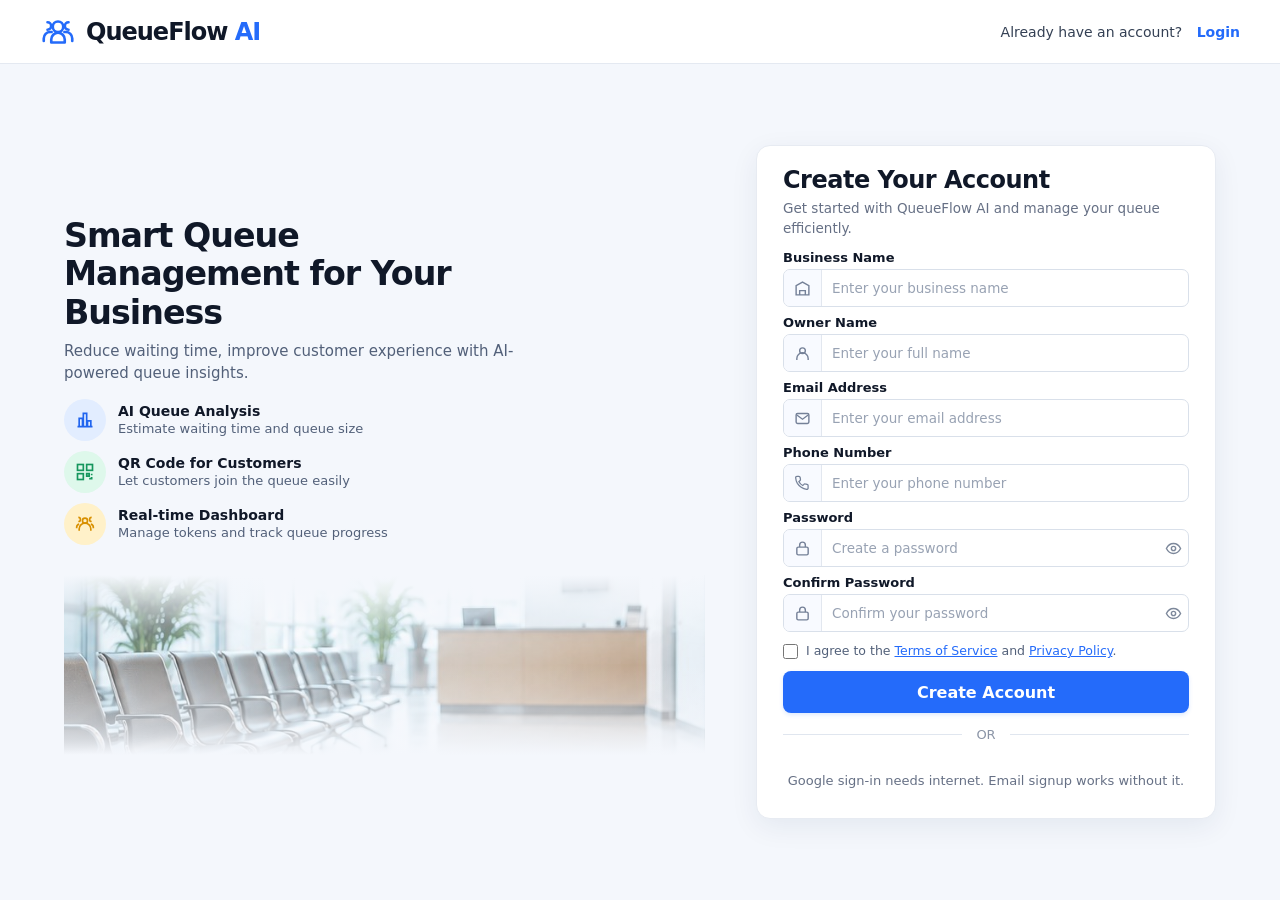
<file: frontend/index.html>
<!doctype html>
<html lang="en">
<head>
<meta charset="utf-8">
<meta name="viewport" content="width=device-width, initial-scale=1">
<title>QueueFlow AI — Create Account</title>
<link rel="stylesheet" href="assets/css/main.css?v=5">
<script src="https://accounts.google.com/gsi/client" async defer></script>
</head>
<body class="auth">
<header class="topbar">
  <a class="brand" href="#" aria-label="QueueFlow AI home" style="text-decoration:none;color:inherit">
    <svg viewBox="0 0 48 48" fill="none" aria-hidden="true"><path d="M24 24a7 7 0 1 0 0-14 7 7 0 0 0 0 14Z" stroke="currentColor" stroke-width="3.5"/><path d="M10 21a5 5 0 1 0 0-10M38 21a5 5 0 1 1 0-10M5 36v-3.5A8.5 8.5 0 0 1 13.5 24h2M43 36v-3.5a8.5 8.5 0 0 0-8.5-8.5h-2M15 38v-4a9 9 0 0 1 9-9h0a9 9 0 0 1 9 9v4H15Z" stroke="currentColor" stroke-width="3.5" stroke-linecap="round" stroke-linejoin="round"/></svg>
    <span>QueueFlow <span class="ai">AI</span></span>
  </a>
  <div class="signin">Already have an account? <a href="#login" id="loginLink">Login</a></div>
</header>
<main>
  <section class="intro">
    <h1>Smart Queue Management for Your Business</h1>
    <p class="lead">Reduce waiting time, improve customer experience with AI-powered queue insights.</p>
    <div class="benefit"><div class="benefit-icon blue"><svg viewBox="0 0 24 24" fill="none" stroke="currentColor" stroke-width="2"><path d="M3 20h18M5 20V10h4v10M10 20V4h4v16M15 20v-7h4v7"/></svg></div><div><strong>AI Queue Analysis</strong><span>Estimate waiting time and queue size</span></div></div>
    <div class="benefit"><div class="benefit-icon green"><svg viewBox="0 0 24 24" fill="none" stroke="currentColor" stroke-width="2"><rect x="3" y="3" width="7" height="7"/><rect x="14" y="3" width="7" height="7"/><rect x="3" y="14" width="7" height="7"/><path d="M14 14h3v3h-3zM20 14v2M17 20h4M20 18v3"/></svg></div><div><strong>QR Code for Customers</strong><span>Let customers join the queue easily</span></div></div>
    <div class="benefit"><div class="benefit-icon gold"><svg viewBox="0 0 24 24" fill="none" stroke="currentColor" stroke-width="2"><circle cx="12" cy="8" r="3"/><path d="M5 20v-2a7 7 0 0 1 14 0v2M4 9a2.5 2.5 0 1 0 0-5M2 17v-1a4 4 0 0 1 3-3.9M20 9a2.5 2.5 0 1 1 0-5M22 17v-1a4 4 0 0 0-3-3.9"/></svg></div><div><strong>Real-time Dashboard</strong><span>Manage tokens and track queue progress</span></div></div>
  </section>
  <section class="card" aria-labelledby="formTitle">
    <h2 id="formTitle">Create Your Account</h2>
    <p class="sub">Get started with QueueFlow AI and manage your queue efficiently.</p>
    <form id="signupForm" novalidate>
      <div class="field" data-field="business"><label for="business">Business Name</label><div class="input-wrap"><span class="field-icon"><svg viewBox="0 0 24 24" fill="none" stroke="currentColor" stroke-width="2"><path d="M3 21V8l9-5 9 5v13M2 21h20M8 21v-6h8v6M7 10h.01M12 10h.01M17 10h.01"/></svg></span><input id="business" name="business" autocomplete="organization" placeholder="Enter your business name" required></div><div class="error">Enter your business name.</div></div>
      <div class="field" data-field="owner"><label for="owner">Owner Name</label><div class="input-wrap"><span class="field-icon"><svg viewBox="0 0 24 24" fill="none" stroke="currentColor" stroke-width="2"><circle cx="12" cy="8" r="4"/><path d="M4 21v-2a8 8 0 0 1 16 0v2"/></svg></span><input id="owner" name="owner" autocomplete="name" placeholder="Enter your full name" required></div><div class="error">Enter your full name.</div></div>
      <div class="field" data-field="email"><label for="email">Email Address</label><div class="input-wrap"><span class="field-icon"><svg viewBox="0 0 24 24" fill="none" stroke="currentColor" stroke-width="2"><rect x="3" y="5" width="18" height="14" rx="2"/><path d="m4 7 8 6 8-6"/></svg></span><input id="email" name="email" type="email" autocomplete="email" placeholder="Enter your email address" required></div><div class="error">Enter a valid email address.</div></div>
      <div class="field" data-field="phone"><label for="phone">Phone Number</label><div class="input-wrap"><span class="field-icon"><svg viewBox="0 0 24 24" fill="none" stroke="currentColor" stroke-width="2"><path d="M21 16.5v3a2 2 0 0 1-2.2 2A19.8 19.8 0 0 1 10.2 18a19.4 19.4 0 0 1-6-6A19.8 19.8 0 0 1 1.5 3.2 2 2 0 0 1 3.5 1h3a2 2 0 0 1 2 1.7l.5 3a2 2 0 0 1-.6 1.9L6.6 9.4a16 16 0 0 0 6 6l1.8-1.8a2 2 0 0 1 1.9-.6l3 .5a2 2 0 0 1 1.7 2Z" transform="translate(1 1) scale(.9)"/></svg></span><input id="phone" name="phone" type="tel" autocomplete="tel" placeholder="Enter your phone number" required></div><div class="error">Enter a valid phone number.</div></div>
      <div class="field" data-field="password"><label for="password">Password</label><div class="input-wrap"><span class="field-icon"><svg viewBox="0 0 24 24" fill="none" stroke="currentColor" stroke-width="2"><rect x="4" y="10" width="16" height="11" rx="2"/><path d="M8 10V7a4 4 0 0 1 8 0v3"/></svg></span><input id="password" name="password" type="password" autocomplete="new-password" placeholder="Create a password" minlength="8" required><button type="button" class="toggle" data-toggle="password" aria-label="Show password"><svg viewBox="0 0 24 24" fill="none" stroke="currentColor" stroke-width="2"><path d="M2 12s3.5-7 10-7 10 7 10 7-3.5 7-10 7S2 12 2 12Z"/><circle cx="12" cy="12" r="3"/></svg></button></div><div class="error">Use at least 8 characters.</div></div>
      <div class="field" data-field="confirm"><label for="confirm">Confirm Password</label><div class="input-wrap"><span class="field-icon"><svg viewBox="0 0 24 24" fill="none" stroke="currentColor" stroke-width="2"><rect x="4" y="10" width="16" height="11" rx="2"/><path d="M8 10V7a4 4 0 0 1 8 0v3"/></svg></span><input id="confirm" name="confirm" type="password" autocomplete="new-password" placeholder="Confirm your password" required><button type="button" class="toggle" data-toggle="confirm" aria-label="Show confirm password"><svg viewBox="0 0 24 24" fill="none" stroke="currentColor" stroke-width="2"><path d="M2 12s3.5-7 10-7 10 7 10 7-3.5 7-10 7S2 12 2 12Z"/><circle cx="12" cy="12" r="3"/></svg></button></div><div class="error">Passwords must match.</div></div>
      <label class="checkrow"><input id="terms" type="checkbox" required><span>I agree to the <a href="#terms">Terms of Service</a> and <a href="#privacy">Privacy Policy</a>.</span></label>
      <button class="submit" type="submit">Create Account</button>
      <div class="separator">OR</div>
      <div id="gSignInBtn"></div>
      <div class="notice" id="notice" role="status"></div>
    </form>
  </section>
</main>
<script src="assets/js/notify.js?v=1" defer></script>
<script src="assets/js/signup.js?v=5" defer></script>
</body>
</html>
</file>
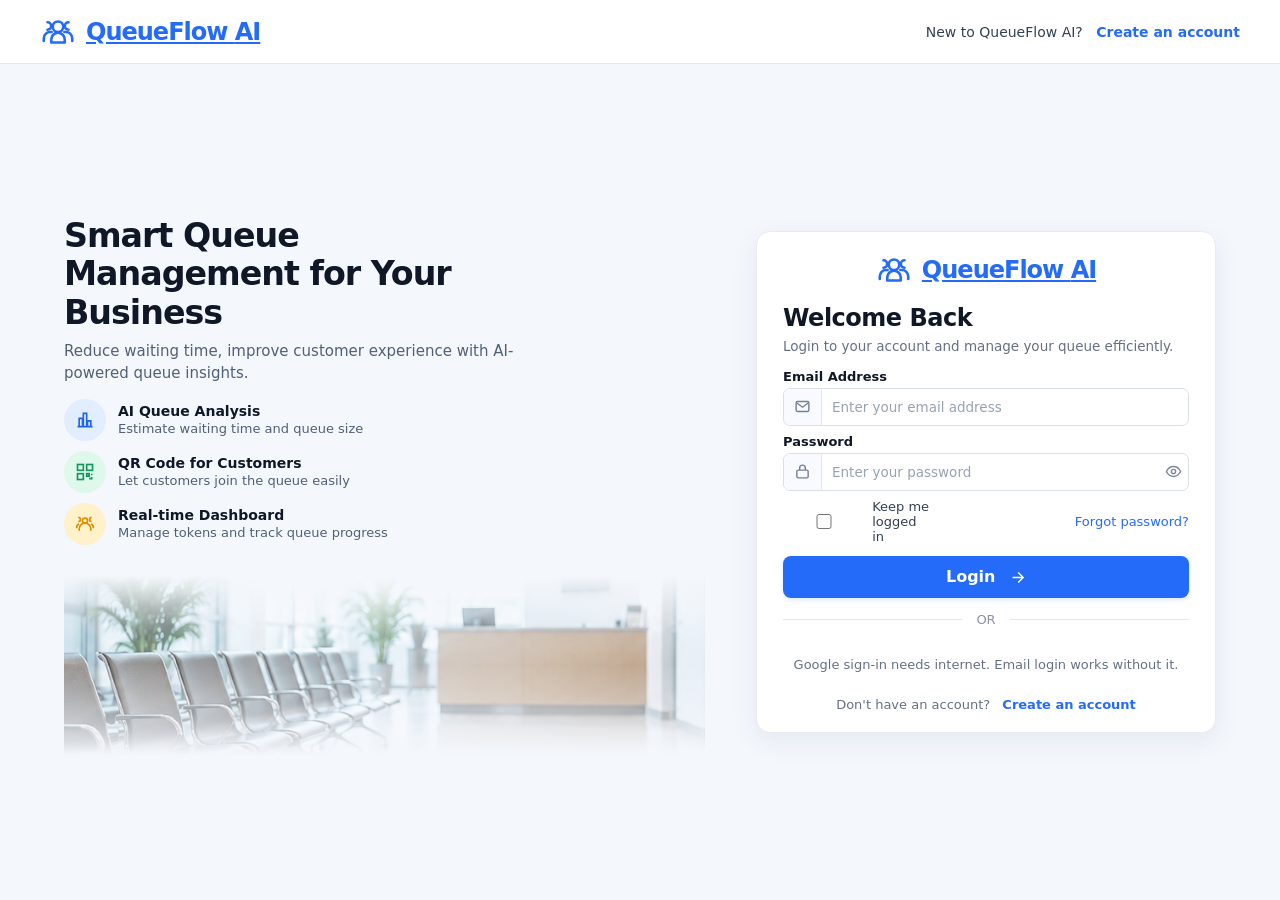
<file: frontend/dashboard.html>
<!DOCTYPE html>
<html lang="en">
<head>
<meta charset="UTF-8">
<meta name="viewport" content="width=device-width, initial-scale=1.0">
<title>QueueFlow AI — Owner Dashboard</title>
<link rel="stylesheet" href="assets/css/main.css?v=5">
</head>
<body class="dashboard">
<header class="topbar">
  <div class="brand"><svg viewBox="0 0 48 40" fill="none" aria-hidden="true"><g stroke="currentColor" stroke-width="4" stroke-linecap="round" stroke-linejoin="round"><circle cx="24" cy="9" r="6"/><circle cx="9" cy="15" r="4"/><circle cx="39" cy="15" r="4"/><path d="M12 34v-4c0-6 5-10 12-10s12 4 12 10v4H12Z"/><path d="M3 32v-3c0-4 3-7 7-7m35 10v-3c0-4-3-7-7-7"/></g></svg>QueueFlow <span>AI</span></div>
  <div class="top-right"><div class="bell" aria-label="Notifications">♧</div><div class="divider"></div><div class="profile"><div class="avatar" id="ownerAvatar">S</div><div><strong id="ownerName">Sri Sai Clinic</strong><small>Owner</small></div><span style="color:#687793">⌄</span></div></div>
</header>
<div class="layout">
  <aside class="sidebar" aria-label="Main navigation">
    <a href="#dashboard" class="nav active" data-page="dashboard"><svg viewBox="0 0 24 24" fill="none" stroke="currentColor" stroke-width="1.8"><path d="m3 10 9-7 9 7"/><path d="M5 9v12h5v-7h4v7h5V9"/></svg><span class="nav-text">Dashboard</span></a>
    <a href="#upload" class="nav" data-page="upload"><svg viewBox="0 0 24 24" fill="none" stroke="currentColor" stroke-width="1.8"><path d="M12 16V4m-5 5 5-5 5 5"/><path d="M4 15v4a2 2 0 0 0 2 2h12a2 2 0 0 0 2-2v-4"/></svg><span class="nav-text">Upload Queue<small>Image / Video</small></span></a>
    <div class="sidebar-foot"><div class="help-icon">?</div><div><strong>Need Help?</strong><small>QueueFlow support</small></div></div>
  </aside>

  <main class="main">
    <section class="page active" id="dashboardPage">
      <div class="page-head"><div><h1 id="welcomeTitle">Welcome back</h1><p>Here’s your queue overview. Token status and counts update automatically when the backend is connected.</p></div><div class="datebox"><svg viewBox="0 0 24 24" fill="none" stroke="currentColor" stroke-width="1.8"><rect x="3" y="5" width="18" height="16" rx="2"/><path d="M16 3v4M8 3v4M3 10h18"/></svg><div><strong id="dateLabel">Today</strong><small id="timeLabel">Queue session</small></div></div></div>
      <div class="refresh-note" style="margin-bottom:12px"><span class="small-tag" id="sessionPill">No session</span><button class="outline" id="newSessionBtn" type="button">New session</button><button class="outline" id="refreshBtn" type="button">Refresh</button></div>
      <div class="metrics">
        <div class="metric"><div class="metric-top"><span class="metric-label">People in Physical Queue</span><div class="metric-icon"><svg viewBox="0 0 24 24" fill="none" stroke="currentColor" stroke-width="1.8"><circle cx="9" cy="7" r="3"/><path d="M3 20v-2a6 6 0 0 1 12 0v2m2-10a3 3 0 1 0 0-6m1 10a5 5 0 0 1 3 4v2"/></svg></div></div><strong id="peopleMetric">—</strong><div class="metric-foot" id="peopleFoot">From latest image/video analysis</div></div>
        <div class="metric green"><div class="metric-top"><span class="metric-label">Total Tokens Issued</span><div class="metric-icon"><svg viewBox="0 0 24 24" fill="none" stroke="currentColor" stroke-width="1.8"><rect x="5" y="3" width="14" height="18" rx="2"/><path d="M9 7h6m-6 4h6m-6 4h3"/></svg></div></div><strong id="issuedMetric">0</strong><div class="metric-foot">Customers joined this session</div></div>
        <div class="metric amber"><div class="metric-top"><span class="metric-label">Currently Waiting</span><div class="metric-icon"><svg viewBox="0 0 24 24" fill="none" stroke="currentColor" stroke-width="1.8"><circle cx="12" cy="12" r="9"/><path d="M12 7v5l3 2"/></svg></div></div><strong id="waitingMetric">0</strong><div class="metric-foot">Active waiting tokens</div></div>
        <div class="metric purple"><div class="metric-top"><span class="metric-label">Estimated Waiting Time</span><div class="metric-icon"><svg viewBox="0 0 24 24" fill="none" stroke="currentColor" stroke-width="1.8"><circle cx="12" cy="12" r="9"/><path d="M12 7v5l3 2"/></svg></div></div><strong id="waitMetric">—</strong><div class="metric-foot">Calculated from queue and counters</div></div>
        <div class="metric teal"><div class="metric-top"><span class="metric-label">Queue Status</span><div class="metric-icon"><svg viewBox="0 0 24 24" fill="none" stroke="currentColor" stroke-width="1.8"><path d="M4 20v-7h4v7m4 0V4h4v16m4 0v-5h2v5z"/></svg></div></div><strong class="active-word" id="queueStatusMetric">Not active</strong><div class="metric-foot" id="queueStatusFoot">Activate to let customers join</div></div>
      </div>

      <section class="card dashboard-flow">
        <div class="flow-top"><div class="card-head" style="margin:0"><div><h2>Current Queue Flow</h2><p>See a short preview of the next tokens in line.</p></div></div><div class="refresh-note"><span class="green-dot"></span><span id="refreshLabel">Updates when backend is connected</span></div></div>
        <div class="flow-labels"><span class="current">Now serving</span><span>Next in line</span></div>
        <div class="flow-track" id="flowTrack">
          <div class="flow-token current"><strong>—</strong><small>No active token</small></div><span class="flow-arrow">›</span><div class="flow-token"><strong>—</strong><small>Waiting for data</small></div><span class="flow-arrow">›</span><div class="flow-token"><strong>—</strong><small>Waiting for data</small></div><span class="flow-arrow">›</span><div class="flow-more"><strong>···</strong><small>and more</small></div>
        </div>
      </section>

      <div class="lower-grid">
        <section class="card">
          <div class="card-head"><div><h2>Latest Queue Analysis</h2><p>Most recent image or recorded video analysis.</p></div><button class="outline" id="viewUploadBtn">Upload Queue →</button></div>
          <div class="analysis-details"><div id="latestImage"><div class="image-placeholder">No queue image/video analyzed yet</div></div><div class="analysis-meta"><div><div class="meta-label">Last analyzed</div><div class="meta-value" id="lastAnalyzed">—</div></div><div><div class="meta-label">Detected people</div><div class="meta-value" id="latestCount">—</div></div><div class="success-box"><svg viewBox="0 0 24 24" fill="none" stroke="currentColor" stroke-width="1.8"><circle cx="12" cy="12" r="9"/><path d="m7 12 3 3 7-7"/></svg><span id="analysisStatus">Upload an image or video to start analysis.</span></div></div></div>
        </section>
        <section class="card">
          <div class="card-head"><div><h2>QR Code for Customers</h2><p>Customers scan this code to take a queue token.</p></div><span class="queue-state" id="queueStatePill">Not active</span></div>
          <div class="qr-content"><div class="qr-visual" id="qrVisual"><svg viewBox="0 0 100 100" fill="none" stroke="currentColor" stroke-width="5"><rect x="8" y="8" width="28" height="28"/><rect x="64" y="8" width="28" height="28"/><rect x="8" y="64" width="28" height="28"/><path d="M16 16h12v12H16zm56 0h12v12H72zM16 72h12v12H16zM48 8h8v8h-8zm0 16h8v8h-8zm0 16h8v8h-8zm16 8h8v8h-8zm16 0h8v8h-8zm-32 8h8v8h-8zm16 8h8v8h-8zm16 8h8v8h-8z"/></svg><div class="qr-lock" id="qrLock">🔒</div></div><div class="qr-copy"><h3 id="qrTitle">Queue not active</h3><p id="qrDescription">Upload and analyze the queue, then activate it to make the customer link available.</p><div class="join-row"><input id="joinLink" readonly value="Available after activation"><button class="copy-btn" id="copyLink" type="button" aria-label="Copy join link">▢</button></div><div class="qr-foot" id="qrFoot">Real QR generation requires backend integration.</div></div></div>
          <div style="display:flex;gap:8px;margin-top:14px;flex-wrap:wrap"><button class="primary" id="activateBtn"><svg viewBox="0 0 24 24" fill="none" stroke="currentColor" stroke-width="1.8"><path d="m8 5 12 7-12 7V5Z"/></svg>Activate Queue</button><button class="danger" id="deactivateBtn" disabled>Deactivate</button></div>
        </section>
      </div>
    </section>

    <section class="page" id="uploadPage">
      <div class="page-head"><div><h1>Upload Queue</h1><p>Upload a clear image or recorded video of your physical queue. AI analysis will estimate the queue count.</p></div><div class="datebox"><svg viewBox="0 0 24 24" fill="none" stroke="currentColor" stroke-width="1.8"><rect x="3" y="5" width="18" height="16" rx="2"/><path d="M16 3v4M8 3v4M3 10h18"/></svg><div><strong>Queue analysis</strong><small>Image / recorded video</small></div></div></div>
      <div class="card" style="margin-bottom:17px">
        <div class="upload-layout">
          <div><div class="segmented"><button type="button" id="imageMode" class="seg-btn active"><svg viewBox="0 0 24 24" fill="none" stroke="currentColor" stroke-width="1.8"><rect x="3" y="3" width="18" height="18" rx="2"/><circle cx="8.5" cy="8.5" r="1.5"/><path d="m21 15-5-5L5 21"/></svg>Upload Image</button><button type="button" id="videoMode" class="seg-btn"><svg viewBox="0 0 24 24" fill="none" stroke="currentColor" stroke-width="1.8"><rect x="3" y="5" width="13" height="14" rx="2"/><path d="m16 10 5-3v10l-5-3z"/></svg>Upload Video</button></div>
            <input type="file" id="fileInput" accept="image/jpeg,image/png,image/webp" hidden>
            <div class="dropzone" id="dropzone" role="button" tabindex="0" aria-label="Select queue image"><div class="drop-icon" id="dropIcon"><svg viewBox="0 0 24 24" fill="none" stroke="currentColor" stroke-width="1.8"><path d="M12 16V4m-5 5 5-5 5 5"/><path d="M4 15v4a2 2 0 0 0 2 2h12a2 2 0 0 0 2-2v-4"/></svg></div><strong id="dropTitle">Drag &amp; drop an image here</strong><p>or <button type="button" class="browse" id="browseBtn">click to browse</button></p><small id="fileHelp">Supports JPG, PNG, WEBP · Max 10 MB</small></div>
            <div class="preview-file" id="previewFile"></div><div class="analyze-row"><button type="button" class="primary" id="analyzeBtn"><svg viewBox="0 0 24 24" fill="none" stroke="currentColor" stroke-width="1.8"><path d="m12 3 1.5 5.5L19 10l-5.5 1.5L12 17l-1.5-5.5L5 10l5.5-1.5L12 3Z"/></svg>Analyze Queue</button><button type="button" class="outline" id="clearBtn">Clear</button></div>
          </div>
          <div><div class="preview-head"><strong>Preview</strong><button class="outline" id="changeFileBtn">Change File</button></div><div id="previewArea"><div class="preview-empty">Your selected queue image or video will appear here.</div></div><p class="hint">Image = one-time snapshot. Recorded video = analyze multiple sampled frames. Neither means continuous live camera tracking.</p></div>
        </div>
      </div>
      <section class="card"><div class="card-head"><div><h2>Analysis Results</h2><p>Review the count before updating your dashboard.</p></div><span class="small-tag" id="uploadAnalysisBadge">NOT ANALYZED</span></div><div class="results-grid"><div class="result-box"><small>Estimated people</small><strong id="uploadPeople">—</strong><span>Physical queue</span></div><div class="result-box"><small>Estimated wait</small><strong id="uploadWait">—</strong><span>Per customer</span></div><div class="result-box"><small>Queue length</small><strong id="uploadLength">—</strong><span>Optional estimate</span></div><div class="notes-box"><strong>Analysis Notes</strong><ul id="analysisNotes"><li>Upload a file to begin.</li><li>Actual detection requires the AI backend.</li></ul></div></div><div class="analyze-row" style="align-items:flex-end"><div class="field" style="flex:1"><label for="correctedCount">Confirm people count (owner review)</label><input id="correctedCount" type="number" min="0" step="1" placeholder="e.g. 12"></div><div class="field" style="max-width:150px"><label for="avgServiceInput">Avg min / customer</label><input id="avgServiceInput" type="number" min="0" max="1440" step="0.5"></div><button type="button" class="primary" id="applyReviewBtn">Apply</button></div><div class="notice" id="backendNotice">Prototype only: actual AI analysis, database saving, token creation and QR generation require the FastAPI backend.</div></section>
    </section>
  </main>
</div>
</div>
<script src="assets/js/notify.js?v=1" defer></script>
<script src="assets/js/dashboard.js?v=7" defer></script>
</body>
</html>
</file>
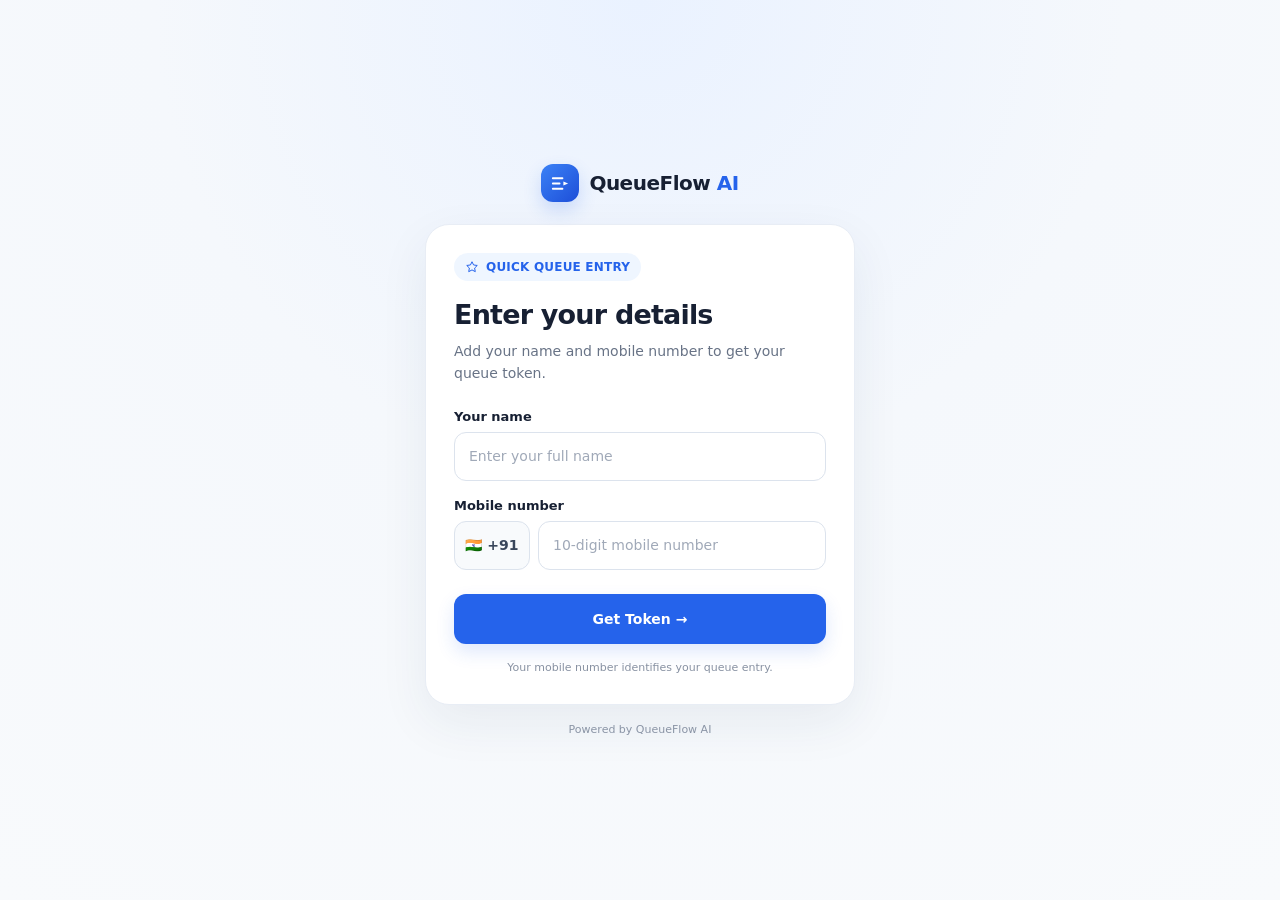
<file: frontend/join.html>
<!DOCTYPE html>
<html lang="en">
<head>
  <meta charset="UTF-8" />
  <meta name="viewport" content="width=device-width, initial-scale=1.0" />
  <title>QueueFlow AI — Join Queue</title>
  <link rel="stylesheet" href="assets/css/main.css?v=5" />
</head>
<body class="join">
  <main class="app">
    <div class="brand">
      <span class="brand-mark" aria-hidden="true">
        <svg viewBox="0 0 24 24" fill="none"><path d="M4 6.5h10M4 12h7M4 17.5h10" stroke="currentColor" stroke-width="2" stroke-linecap="round"/><path d="m15 10 5 2-5 2v-4Z" fill="currentColor"/></svg>
      </span>
      <span>QueueFlow <span style="color:#2563eb">AI</span></span>
    </div>

    <section class="card" id="detailsCard">
      <span class="eyebrow">
        <svg width="14" height="14" viewBox="0 0 24 24" fill="none" aria-hidden="true"><path d="M12 3 14.7 8.5 21 9.4l-4.5 4.4 1.1 6.2L12 17l-5.6 3 1.1-6.2L3 9.4l6.3-.9L12 3Z" stroke="currentColor" stroke-width="1.7" stroke-linejoin="round"/></svg>
        QUICK QUEUE ENTRY
      </span>
      <h1>Enter your details</h1>
      <p class="subtitle">Add your name and mobile number to get your queue token.</p>

      <form id="joinForm">
        <div class="field">
          <label for="customerName">Your name</label>
          <input id="customerName" name="customerName" type="text" placeholder="Enter your full name" autocomplete="name" maxlength="80" required />
        </div>
        <div class="field">
          <label for="mobile">Mobile number</label>
          <div class="phone-wrap">
            <span class="country-code" aria-label="Country code India">🇮🇳 +91</span>
            <input id="mobile" name="mobile" type="tel" inputmode="numeric" placeholder="10-digit mobile number" autocomplete="tel-national" maxlength="10" pattern="[6-9][0-9]{9}" title="Enter a valid 10-digit Indian mobile number" required />
          </div>
        </div>
        <button class="primary" type="submit">Get Token <span aria-hidden="true">→</span></button>
      </form>
      <p class="privacy">Your mobile number identifies your queue entry.</p>
    </section>

    <section class="card hidden" id="tokenCard" aria-live="polite">
      <div class="token-header">
        <div class="success-icon" aria-hidden="true">
          <svg viewBox="0 0 24 24" fill="none"><path d="m5 12.5 4.5 4.5L19 7" stroke="currentColor" stroke-width="2.3" stroke-linecap="round" stroke-linejoin="round"/></svg>
        </div>
        <span class="eyebrow">QUEUE ENTRY</span>
        <h1>You're in the queue!</h1>
        <p class="subtitle" id="welcomeText" style="margin-bottom:0">Your token preview is ready.</p>
        <div class="token-number" id="tokenNumber">T042</div>
        <div class="token-label">YOUR TOKEN NUMBER</div>
      </div>

      <div class="stats">
        <div class="stat">
          <div class="label">People ahead of you</div>
          <div class="value" id="peopleAhead">8 people</div>
        </div>
        <div class="stat">
          <div class="label">Estimated waiting time</div>
          <div class="value" id="waitTime">25 min</div>
        </div>
      </div>

      <div class="validity">
        <svg viewBox="0 0 24 24" fill="none" aria-hidden="true"><circle cx="12" cy="12" r="9" stroke="currentColor" stroke-width="1.8"/><path d="M12 7v5l3 2" stroke="currentColor" stroke-width="1.8" stroke-linecap="round"/></svg>
        <div><strong id="validityTitle">Token validity: 30 minutes after you're called.</strong><br />If you don't arrive within the validity window, your token may expire. You can scan the queue QR code again to join.</div>
      </div>

      <div class="status">
        <span style="color:#687386">Current status</span>
        <span class="status-badge" id="statusBadge">Waiting</span>
      </div>
      <p class="demo-note">Demo preview only: token number, people ahead, waiting time, status, and expiry are sample values. Live queue data requires the QueueFlow backend.</p>
      <button class="primary" type="button" id="backButton" style="background:#eff6ff;color:#1d4ed8;box-shadow:none">Back to details</button>
      <button class="primary" type="button" id="trackButton" style="margin-top:10px">Track Live Status <span aria-hidden="true">→</span></button>
    </section>

    <div class="footer">Powered by QueueFlow AI</div>
  </main>

  <script src="assets/js/notify.js?v=1" defer></script>
  <script src="assets/js/join.js?v=7" defer></script>
</body>
</html>
</file>
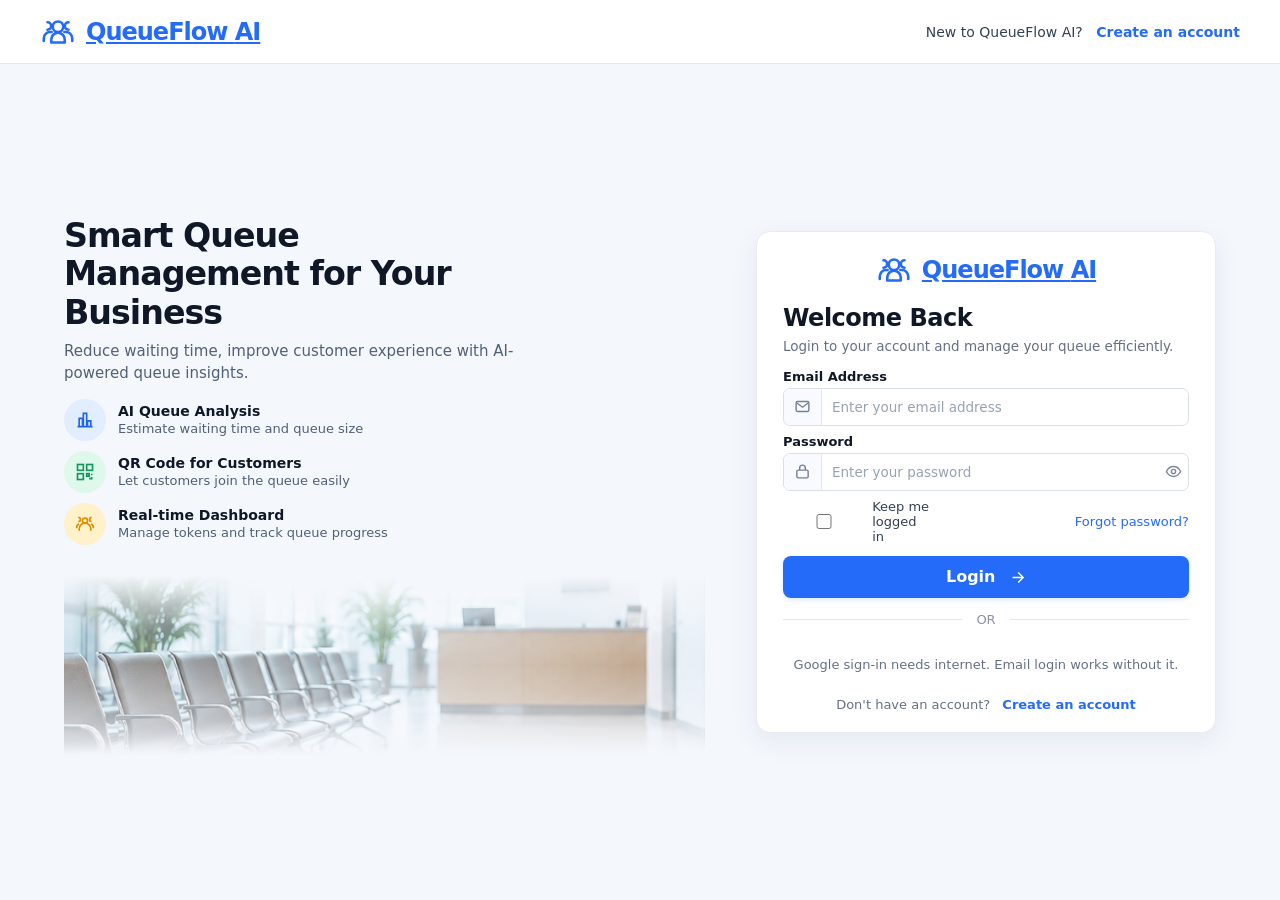
<file: frontend/login.html>
<!doctype html>
<html lang="en">
<head>
<meta charset="utf-8">
<meta name="viewport" content="width=device-width, initial-scale=1">
<title>QueueFlow AI — Login</title>
<link rel="stylesheet" href="assets/css/main.css?v=5">
<script src="https://accounts.google.com/gsi/client" async defer></script>
</head>
<body class="auth">
<header class="topbar">
  <a class="brand" href="index.html" aria-label="QueueFlow AI home">
    <svg viewBox="0 0 48 48" fill="none" aria-hidden="true"><path d="M24 24a7 7 0 1 0 0-14 7 7 0 0 0 0 14Z" stroke="currentColor" stroke-width="3.5"/><path d="M10 21a5 5 0 1 0 0-10M38 21a5 5 0 1 1 0-10M5 36v-3.5A8.5 8.5 0 0 1 13.5 24h2M43 36v-3.5a8.5 8.5 0 0 0-8.5-8.5h-2M15 38v-4a9 9 0 0 1 9-9h0a9 9 0 0 1 9 9v4H15Z" stroke="currentColor" stroke-width="3.5" stroke-linecap="round" stroke-linejoin="round"/></svg>
    <span>QueueFlow <span class="ai">AI</span></span>
  </a>
  <div class="top-link">New to QueueFlow AI? <a href="index.html">Create an account</a></div>
</header>
<main>
  <section class="intro">
    <h1>Smart Queue Management for Your Business</h1>
    <p class="lead">Reduce waiting time, improve customer experience with AI-powered queue insights.</p>
    <div class="benefit"><div class="benefit-icon blue"><svg viewBox="0 0 24 24" fill="none" stroke="currentColor" stroke-width="2"><path d="M3 20h18M5 20V10h4v10M10 20V4h4v16M15 20v-7h4v7"/></svg></div><div><strong>AI Queue Analysis</strong><span>Estimate waiting time and queue size</span></div></div>
    <div class="benefit"><div class="benefit-icon green"><svg viewBox="0 0 24 24" fill="none" stroke="currentColor" stroke-width="2"><rect x="3" y="3" width="7" height="7"/><rect x="14" y="3" width="7" height="7"/><rect x="3" y="14" width="7" height="7"/><path d="M14 14h3v3h-3zM20 14v2M17 20h4M20 18v3"/></svg></div><div><strong>QR Code for Customers</strong><span>Let customers join the queue easily</span></div></div>
    <div class="benefit"><div class="benefit-icon gold"><svg viewBox="0 0 24 24" fill="none" stroke="currentColor" stroke-width="2"><circle cx="12" cy="8" r="3"/><path d="M5 20v-2a7 7 0 0 1 14 0v2M4 9a2.5 2.5 0 1 0 0-5M2 17v-1a4 4 0 0 1 3-3.9M20 9a2.5 2.5 0 1 1 0-5M22 17v-1a4 4 0 0 0-3-3.9"/></svg></div><div><strong>Real-time Dashboard</strong><span>Manage tokens and track queue progress</span></div></div>
  </section>
  <section class="card" aria-labelledby="loginTitle">
    <div class="card-brand"><a class="brand" href="index.html" aria-label="QueueFlow AI"><svg viewBox="0 0 48 48" fill="none" aria-hidden="true"><path d="M24 24a7 7 0 1 0 0-14 7 7 0 0 0 0 14Z" stroke="currentColor" stroke-width="3.5"/><path d="M10 21a5 5 0 1 0 0-10M38 21a5 5 0 1 1 0-10M5 36v-3.5A8.5 8.5 0 0 1 13.5 24h2M43 36v-3.5a8.5 8.5 0 0 0-8.5-8.5h-2M15 38v-4a9 9 0 0 1 9-9h0a9 9 0 0 1 9 9v4H15Z" stroke="currentColor" stroke-width="3.5" stroke-linecap="round" stroke-linejoin="round"/></svg><span>QueueFlow <span class="ai">AI</span></span></a></div>
    <h2 id="loginTitle">Welcome Back</h2>
    <p class="sub">Login to your account and manage your queue efficiently.</p>
    <form id="loginForm" novalidate>
      <div class="field" id="emailField"><label for="email">Email Address</label><div class="input-wrap"><span class="field-icon"><svg viewBox="0 0 24 24" fill="none" stroke="currentColor" stroke-width="2"><rect x="3" y="5" width="18" height="14" rx="2"/><path d="m4 7 8 6 8-6"/></svg></span><input id="email" name="email" type="email" autocomplete="username" placeholder="Enter your email address" required></div><div class="error">Enter a valid email address.</div></div>
      <div class="field" id="passwordField"><label for="password">Password</label><div class="input-wrap"><span class="field-icon"><svg viewBox="0 0 24 24" fill="none" stroke="currentColor" stroke-width="2"><rect x="4" y="10" width="16" height="11" rx="2"/><path d="M8 10V7a4 4 0 0 1 8 0v3"/></svg></span><input id="password" name="password" type="password" autocomplete="current-password" placeholder="Enter your password" required><button type="button" class="toggle" id="togglePassword" aria-label="Show password"><svg viewBox="0 0 24 24" fill="none" stroke="currentColor" stroke-width="2"><path d="M2 12s3.5-7 10-7 10 7 10 7-3.5 7-10 7S2 12 2 12Z"/><circle cx="12" cy="12" r="3"/></svg></button></div><div class="error">Enter your password.</div></div>
      <div class="options"><label class="remember"><input type="checkbox" id="remember"> <span>Keep me logged in</span></label><a class="forgot" href="#forgot" id="forgotLink">Forgot password?</a></div>
      <button class="submit" type="submit">Login <svg class="arrow" viewBox="0 0 24 24" fill="none" stroke="currentColor" stroke-width="2"><path d="M5 12h14M13 5l7 7-7 7"/></svg></button>
      <div class="separator">OR</div>
      <div id="gSignInBtn"></div>
      <div class="message" id="message" role="status"></div>
    </form>
    <p class="bottom">Don't have an account? <a href="index.html">Create an account</a></p>
  </section>
</main>
<script src="assets/js/notify.js?v=1" defer></script>
<script src="assets/js/login.js?v=4" defer></script>
</body>
</html>
</file>
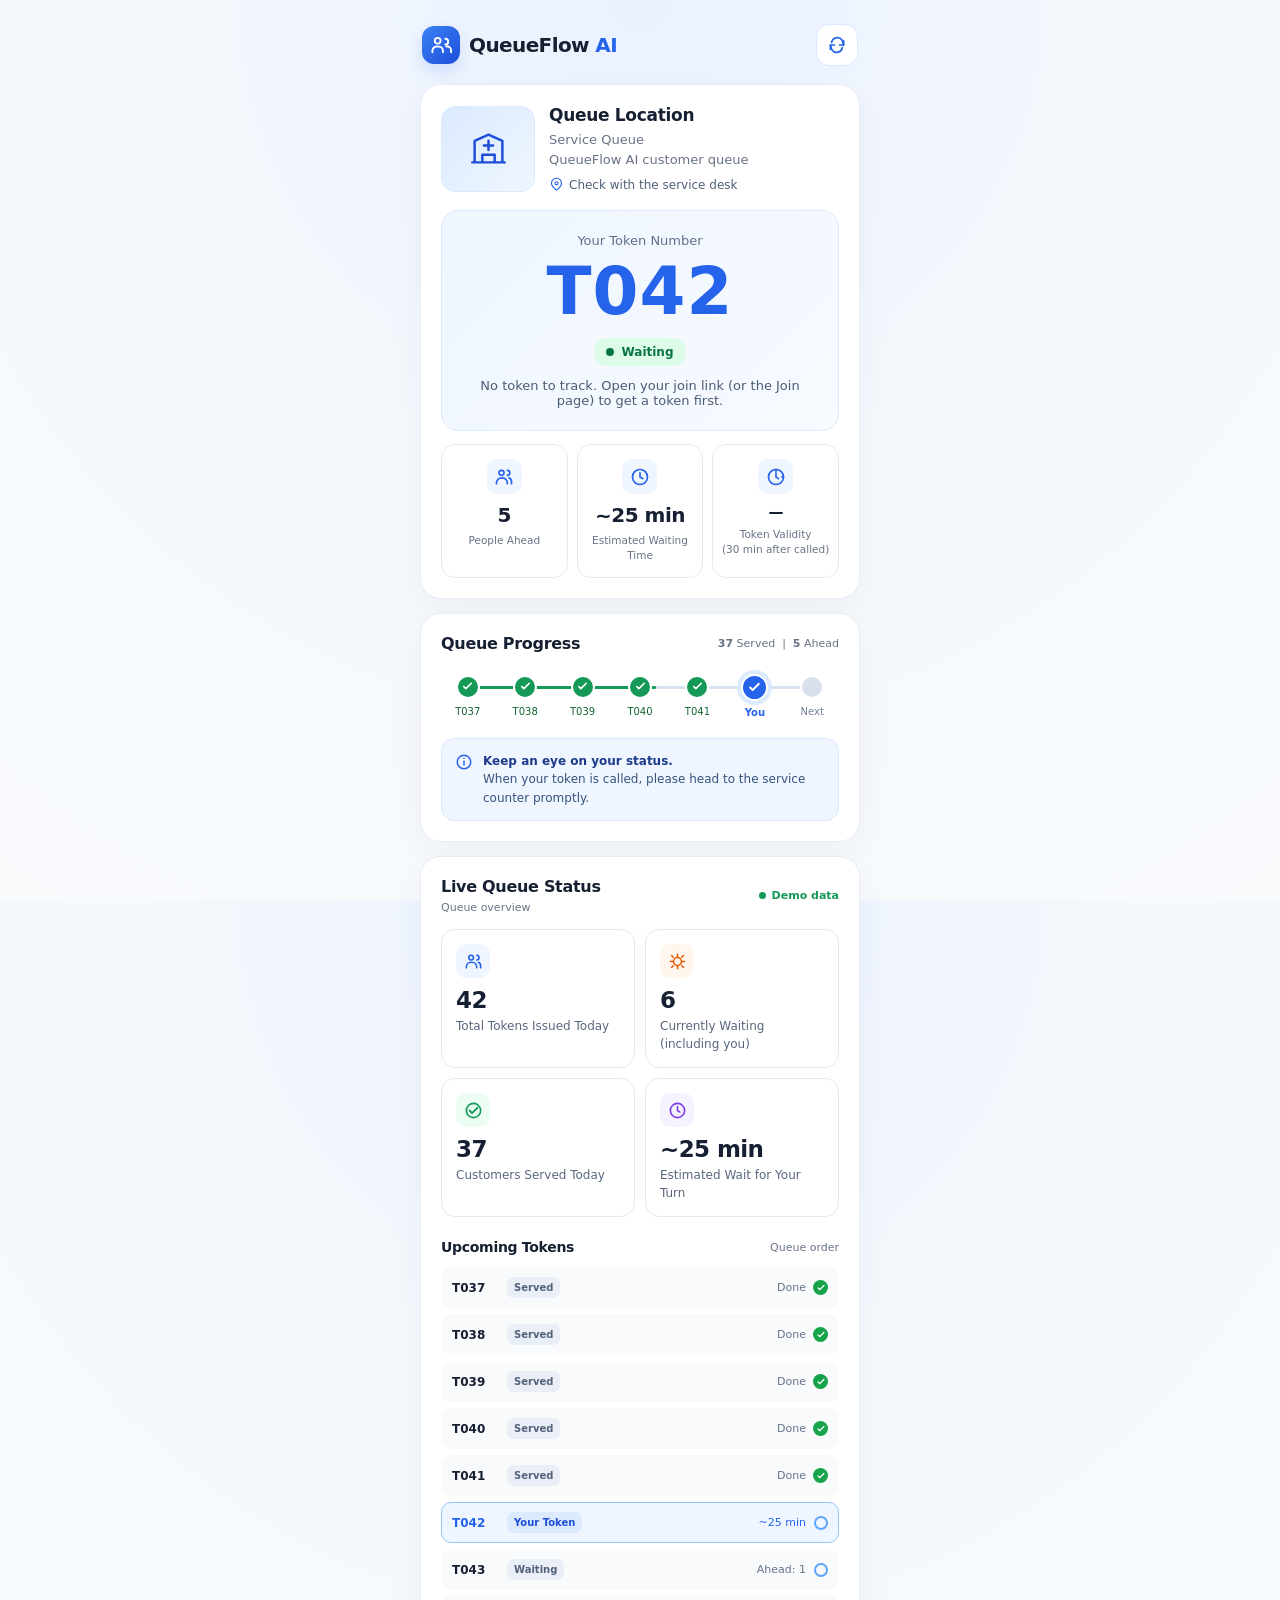
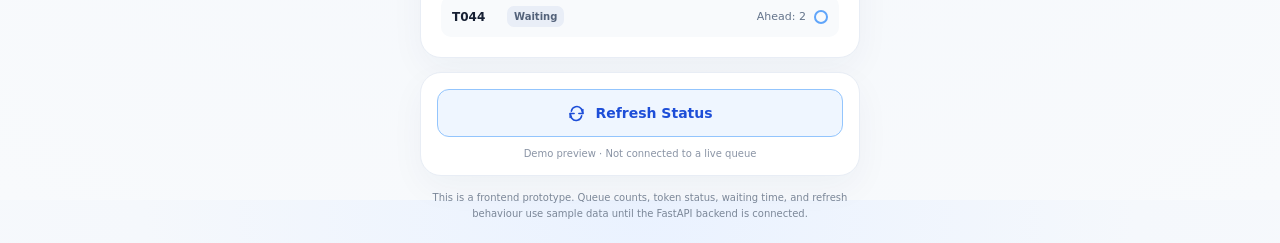
<file: frontend/status.html>
<!DOCTYPE html>
<html lang="en">
<head>
  <meta charset="UTF-8" />
  <meta name="viewport" content="width=device-width, initial-scale=1.0" />
  <title>QueueFlow AI — Live Queue Status</title>
  <link rel="stylesheet" href="assets/css/main.css?v=5" />
</head>
<body class="track">
  <main class="app">
    <header class="topbar">
      <div class="brand">
        <span class="brand-mark" aria-hidden="true">
          <svg viewBox="0 0 24 24" fill="none"><circle cx="8" cy="7" r="3" stroke="currentColor" stroke-width="2"/><path d="M2.5 19v-1.5A4.5 4.5 0 0 1 7 13h2a4.5 4.5 0 0 1 4.5 4.5V19M16 11a3 3 0 1 0 0-6M17 13h1a4 4 0 0 1 4 4v2" stroke="currentColor" stroke-width="2" stroke-linecap="round"/></svg>
        </span>
        <span>QueueFlow <span style="color:#2563eb">AI</span></span>
      </div>
      <button class="icon-button" id="topRefresh" aria-label="Refresh queue status" title="Refresh status">
        <svg viewBox="0 0 24 24" fill="none"><path d="M20 7v5h-5M4 17v-5h5" stroke="currentColor" stroke-width="2" stroke-linecap="round" stroke-linejoin="round"/><path d="M5.5 9A7 7 0 0 1 18 6l2 6M4 12l2 6a7 7 0 0 0 12.5-3" stroke="currentColor" stroke-width="2" stroke-linecap="round" stroke-linejoin="round"/></svg>
      </button>
    </header>

    <section class="card">
      <div class="clinic">
        <div class="clinic-image" aria-hidden="true">
          <svg viewBox="0 0 24 24" fill="none"><path d="M3 21V7l9-4 9 4v14M1.5 21h21M8 21v-5h8v5M12 7v6M9 10h6" stroke="currentColor" stroke-width="1.6" stroke-linecap="round" stroke-linejoin="round"/></svg>
        </div>
        <div>
          <h2 class="clinic-name" id="clinicName">Queue Location</h2>
          <p class="clinic-sub" id="clinicType">Service Queue</p>
          <p class="clinic-sub" id="clinicAddress">QueueFlow AI customer queue</p>
          <div class="clinic-location">
            <svg viewBox="0 0 24 24" fill="none"><path d="M20 10c0 5-8 11-8 11S4 15 4 10a8 8 0 1 1 16 0Z" stroke="currentColor" stroke-width="1.8"/><circle cx="12" cy="10" r="2.5" stroke="currentColor" stroke-width="1.8"/></svg>
            <span id="clinicHours">Check with the service desk</span>
          </div>
        </div>
      </div>

      <div class="token-panel">
        <div class="small-label">Your Token Number</div>
        <div class="token-number" id="tokenNumber">T042</div>
        <span class="status-pill" id="statusPill"><span class="dot"></span><span id="statusText">Waiting</span></span>
        <p class="token-caption" id="statusMessage">Your place in the queue is confirmed.</p>
      </div>

      <div class="stats">
        <div class="stat">
          <div class="stat-icon"><svg viewBox="0 0 24 24" fill="none"><circle cx="9" cy="7" r="3" stroke="currentColor" stroke-width="2"/><path d="M3 20v-1a6 6 0 0 1 6-6h1a6 6 0 0 1 6 6v1M16 4a3 3 0 0 1 0 6M18 13a5 5 0 0 1 3 5v2" stroke="currentColor" stroke-width="2" stroke-linecap="round"/></svg></div>
          <div class="stat-value" id="peopleAhead">5</div>
          <div class="stat-label">People Ahead</div>
        </div>
        <div class="stat">
          <div class="stat-icon"><svg viewBox="0 0 24 24" fill="none"><circle cx="12" cy="12" r="9" stroke="currentColor" stroke-width="2"/><path d="M12 7v5l3.5 2" stroke="currentColor" stroke-width="2" stroke-linecap="round"/></svg></div>
          <div class="stat-value" id="waitTime">~25 min</div>
          <div class="stat-label">Estimated Waiting Time</div>
        </div>
        <div class="stat">
          <div class="stat-icon"><svg viewBox="0 0 24 24" fill="none"><circle cx="12" cy="12" r="9" stroke="currentColor" stroke-width="2"/><path d="M12 7v5l3 2M12 3v2M21 12h-2" stroke="currentColor" stroke-width="2" stroke-linecap="round"/></svg></div>
          <div class="stat-value" style="font-size:15px" id="validTill">—</div>
          <div class="stat-label" id="validityLabel">Token Validity<br>(30 min after called)</div>
        </div>
      </div>
    </section>

    <section class="card">
      <div class="section-title-row">
        <h2 class="section-title">Queue Progress</h2>
        <span class="section-meta"><strong id="servedSummary">37</strong> Served&nbsp; | &nbsp;<strong id="aheadSummary">5</strong> Ahead</span>
      </div>
      <div class="progress-track" id="progressTrack">
        <div class="step done"><span class="step-circle"><svg viewBox="0 0 24 24" fill="none"><path d="m5 12 4 4L19 6" stroke="currentColor" stroke-width="3" stroke-linecap="round" stroke-linejoin="round"/></svg></span><span class="step-name">T037</span></div>
        <div class="step done"><span class="step-circle"><svg viewBox="0 0 24 24" fill="none"><path d="m5 12 4 4L19 6" stroke="currentColor" stroke-width="3" stroke-linecap="round" stroke-linejoin="round"/></svg></span><span class="step-name">T038</span></div>
        <div class="step done"><span class="step-circle"><svg viewBox="0 0 24 24" fill="none"><path d="m5 12 4 4L19 6" stroke="currentColor" stroke-width="3" stroke-linecap="round" stroke-linejoin="round"/></svg></span><span class="step-name">T039</span></div>
        <div class="step done"><span class="step-circle"><svg viewBox="0 0 24 24" fill="none"><path d="m5 12 4 4L19 6" stroke="currentColor" stroke-width="3" stroke-linecap="round" stroke-linejoin="round"/></svg></span><span class="step-name">T040</span></div>
        <div class="step done"><span class="step-circle"><svg viewBox="0 0 24 24" fill="none"><path d="m5 12 4 4L19 6" stroke="currentColor" stroke-width="3" stroke-linecap="round" stroke-linejoin="round"/></svg></span><span class="step-name">T041</span></div>
        <div class="step current"><span class="step-circle"><svg viewBox="0 0 24 24" fill="none"><path d="m5 12 4 4L19 6" stroke="currentColor" stroke-width="3" stroke-linecap="round" stroke-linejoin="round"/></svg></span><span class="step-name">You</span></div>
        <div class="step"><span class="step-circle"></span><span class="step-name">Next</span></div>
      </div>
      <div class="info-box">
        <svg viewBox="0 0 24 24" fill="none"><circle cx="12" cy="12" r="9" stroke="currentColor" stroke-width="2"/><path d="M12 11v5M12 7h.01" stroke="currentColor" stroke-width="2" stroke-linecap="round"/></svg>
        <div><strong>Keep an eye on your status.</strong><br>When your token is called, please head to the service counter promptly.</div>
      </div>
    </section>

    <section class="card">
      <div class="live-heading">
        <div>
          <h2 class="section-title">Live Queue Status</h2>
          <div class="section-meta" style="margin-top:5px">Queue overview</div>
        </div>
        <span class="live-indicator"><span class="dot"></span>Demo data</span>
      </div>
      <div class="live-grid">
        <div class="live-stat">
          <div class="live-icon blue"><svg viewBox="0 0 24 24" fill="none"><circle cx="9" cy="7" r="3" stroke="currentColor" stroke-width="2"/><path d="M3 20v-1a6 6 0 0 1 6-6h1a6 6 0 0 1 6 6v1M16 4a3 3 0 0 1 0 6M18 13a5 5 0 0 1 3 5v2" stroke="currentColor" stroke-width="2" stroke-linecap="round"/></svg></div>
          <div class="live-value" id="totalTokens">42</div>
          <div class="live-label">Total Tokens Issued Today</div>
        </div>
        <div class="live-stat">
          <div class="live-icon orange"><svg viewBox="0 0 24 24" fill="none"><path d="M12 3v3M12 18v3M4.5 4.5l2.1 2.1M17.4 17.4l2.1 2.1M3 12h3M18 12h3M4.5 19.5l2.1-2.1M17.4 6.6l2.1-2.1" stroke="currentColor" stroke-width="2" stroke-linecap="round"/><circle cx="12" cy="12" r="5" stroke="currentColor" stroke-width="2"/></svg></div>
          <div class="live-value" id="currentlyWaiting">6</div>
          <div class="live-label">Currently Waiting (including you)</div>
        </div>
        <div class="live-stat">
          <div class="live-icon green"><svg viewBox="0 0 24 24" fill="none"><circle cx="12" cy="12" r="9" stroke="currentColor" stroke-width="2"/><path d="m7 12 3.2 3.2L17 8.5" stroke="currentColor" stroke-width="2.3" stroke-linecap="round" stroke-linejoin="round"/></svg></div>
          <div class="live-value" id="servedToday">37</div>
          <div class="live-label">Customers Served Today</div>
        </div>
        <div class="live-stat">
          <div class="live-icon purple"><svg viewBox="0 0 24 24" fill="none"><circle cx="12" cy="12" r="9" stroke="currentColor" stroke-width="2"/><path d="M12 7v5l3 2" stroke="currentColor" stroke-width="2" stroke-linecap="round"/></svg></div>
          <div class="live-value" id="overviewWait">~25 min</div>
          <div class="live-label">Estimated Wait for Your Turn</div>
        </div>
      </div>
      <div class="section-title-row" style="margin:22px 0 12px">
        <h3 class="section-title" style="font-size:14px">Upcoming Tokens</h3>
        <span class="section-meta">Queue order</span>
      </div>
      <div class="token-list" id="tokenList">
        <div class="token-row"><span class="id">T037</span><span class="badge">Served</span><span class="time">Done</span><span class="row-check"><svg viewBox="0 0 24 24" fill="none"><path d="m5 12 4 4L19 6" stroke="currentColor" stroke-width="3" stroke-linecap="round"/></svg></span></div>
        <div class="token-row"><span class="id">T038</span><span class="badge">Served</span><span class="time">Done</span><span class="row-check"><svg viewBox="0 0 24 24" fill="none"><path d="m5 12 4 4L19 6" stroke="currentColor" stroke-width="3" stroke-linecap="round"/></svg></span></div>
        <div class="token-row"><span class="id">T039</span><span class="badge">Served</span><span class="time">Done</span><span class="row-check"><svg viewBox="0 0 24 24" fill="none"><path d="m5 12 4 4L19 6" stroke="currentColor" stroke-width="3" stroke-linecap="round"/></svg></span></div>
        <div class="token-row"><span class="id">T040</span><span class="badge">Served</span><span class="time">Done</span><span class="row-check"><svg viewBox="0 0 24 24" fill="none"><path d="m5 12 4 4L19 6" stroke="currentColor" stroke-width="3" stroke-linecap="round"/></svg></span></div>
        <div class="token-row"><span class="id">T041</span><span class="badge">Served</span><span class="time">Done</span><span class="row-check"><svg viewBox="0 0 24 24" fill="none"><path d="m5 12 4 4L19 6" stroke="currentColor" stroke-width="3" stroke-linecap="round"/></svg></span></div>
        <div class="token-row mine"><span class="id">T042</span><span class="badge">Your Token</span><span class="time">~25 min</span><span class="row-wait"></span></div>
        <div class="token-row"><span class="id">T043</span><span class="badge">Waiting</span><span class="time">Ahead: 1</span><span class="row-wait"></span></div>
        <div class="token-row"><span class="id">T044</span><span class="badge">Waiting</span><span class="time">Ahead: 2</span><span class="row-wait"></span></div>
      </div>
    </section>

    <section class="card" style="padding:16px">
      <button class="refresh-button" id="refreshButton">
        <svg viewBox="0 0 24 24" fill="none"><path d="M20 7v5h-5M4 17v-5h5" stroke="currentColor" stroke-width="2" stroke-linecap="round" stroke-linejoin="round"/><path d="M5.5 9A7 7 0 0 1 18 6l2 6M4 12l2 6a7 7 0 0 0 12.5-3" stroke="currentColor" stroke-width="2" stroke-linecap="round" stroke-linejoin="round"/></svg>
        Refresh Status
      </button>
      <p class="updated" id="updatedAt">Demo preview · Not connected to a live queue</p>
    </section>
    <p class="demo-note">This is a frontend prototype. Queue counts, token status, waiting time, and refresh behaviour use sample data until the FastAPI backend is connected.</p>
  </main>

  <script src="assets/js/notify.js?v=1" defer></script>
  <script src="assets/js/status.js?v=5" defer></script>
</body>
</html>
</file>
<file: frontend/assets/css/main.css>
:root{--blue:#246bfa;--blue-dark:#1557db;--ink:#101828;--muted:#667085;--line:#d9e0ea;--bg:#f4f7fc;--topbar:64px}*{box-sizing:border-box}html, body.auth{height:100%}body.auth{margin:0;font-family:Inter,ui-sans-serif,system-ui,-apple-system,BlinkMacSystemFont,"Segoe UI",sans-serif;color:var(--ink);background:var(--bg);display:flex;flex-direction:column;min-height:100dvh}body.auth .topbar{height:var(--topbar);flex:0 0 auto;background:rgba(255,255,255,.96);border-bottom:1px solid #e4e9f1;display:flex;align-items:center;justify-content:space-between;padding:0 max(24px,calc((100% - 1200px)/2));gap:24px}body.auth .brand{display:flex;align-items:center;gap:10px;font-size:24px;font-weight:750;letter-spacing:-1px;white-space:nowrap}body.auth .brand svg{width:36px;height:36px;color:var(--blue)}body.auth .brand .ai{color:var(--blue)}body.auth .signin{font-size:14px;color:#344054;white-space:nowrap}body.auth .signin a{color:var(--blue);font-weight:650;text-decoration:none;margin-left:10px}body.auth main{max-width:1200px;width:100%;margin:0 auto;padding:12px 24px;display:grid;grid-template-columns:minmax(0,1fr) minmax(400px,460px);gap:clamp(24px,4vw,56px);align-items:center;flex:1 1 auto;min-height:0}body.auth .intro{position:relative;align-self:center;min-height:0;padding:8px 0 200px;isolation:isolate;overflow:hidden;width:100%}body.auth .intro:before{content:"";position:absolute;z-index:-2;left:0;right:0;bottom:0;height:180px;background-size:cover;background-position:center 30%;background-image:linear-gradient(to bottom,var(--bg) 0%,rgba(244,247,252,.28) 35%,rgba(244,247,252,.04) 100%),url("[data-uri]");background-size:cover;background-position:center 58%;opacity:.92}body.auth .intro:after{content:"";position:absolute;z-index:-1;left:0;right:0;bottom:0;height:90px;background:linear-gradient(to bottom,transparent,var(--bg))}body.auth h1{font-size:clamp(28px,2.6vw,34px);line-height:1.15;letter-spacing:-1px;margin:0 0 8px;max-width:470px}body.auth .lead{font-size:15px;line-height:1.5;color:#526079;max-width:475px;margin:0 0 14px}body.auth .benefit{display:flex;align-items:center;gap:12px;margin:10px 0}body.auth .benefit-icon{width:42px;height:42px;display:grid;place-items:center;border-radius:50%;flex:0 0 auto}body.auth .benefit-icon svg{width:20px;height:20px}body.auth .blue{background:#e2edff;color:#2165ef}body.auth .green{background:#def8eb;color:#15965d}body.auth .gold{background:#fff1c9;color:#d89000}body.auth .benefit strong{display:block;font-size:14px;margin-bottom:2px}body.auth .benefit span{display:block;color:#526079;font-size:13px}body.auth .card{background:#fff;border:1px solid #e7ebf2;border-radius:14px;box-shadow:0 8px 28px rgba(20,40,80,.07);padding:20px 26px;align-self:center;min-height:0}body.auth .card h2{font-size:24px;letter-spacing:-.5px;margin:0 0 4px}body.auth .sub{font-size:13.5px;line-height:1.5;color:var(--muted);margin:0 0 12px}body.auth .field{margin-bottom:8px}body.auth .field label{display:block;font-size:13px;font-weight:600;margin-bottom:4px}body.auth .input-wrap{height:38px;border:1px solid var(--line);border-radius:7px;display:flex;align-items:center;overflow:hidden;background:#fff;transition:border-color .15s,box-shadow .15s}body.auth .input-wrap:focus-within{border-color:var(--blue);box-shadow:0 0 0 3px rgba(36,107,250,.12)}body.auth .field-icon{width:38px;height:100%;display:grid;place-items:center;border-right:1px solid #e2e7ef;background:#f8faff;color:#758198;flex:0 0 auto}body.auth .field-icon svg{width:17px;height:17px}body.auth input{font:inherit;font-size:13.5px;min-width:0;width:100%;border:0;outline:0;padding:0 10px;color:var(--ink);background:transparent}body.auth input::placeholder{color:#98a2b3}body.auth .toggle{border:0;background:transparent;color:#7d889b;padding:6px;cursor:pointer}body.auth .toggle svg{width:17px;height:17px;display:block}body.auth .error{display:none;color:#c43232;font-size:11.5px;margin-top:3px}body.auth .field.invalid .error{display:block}body.auth .field.invalid .input-wrap{border-color:#c43232}body.auth .checkrow{display:flex;align-items:flex-start;gap:8px;margin:10px 0;font-size:12.5px;color:#526079;line-height:1.5}body.auth .checkrow input{width:15px;height:15px;margin:2px 0 0;accent-color:var(--blue);flex:0 0 auto}body.auth a{color:var(--blue)}body.auth .submit{width:100%;border:0;border-radius:8px;background:var(--blue);color:#fff;font:inherit;font-weight:650;height:42px;cursor:pointer;box-shadow:0 2px 4px rgba(36,107,250,.15);transition:background .15s,transform .15s}body.auth .submit:hover{background:var(--blue-dark)}body.auth .submit:active{transform:translateY(1px)}body.auth .submit:disabled{opacity:.65;cursor:wait}body.auth .notice{display:none;margin-top:8px;padding:8px 10px;border-radius:8px;background:#ecfdf3;color:#067647;font-size:12.5px;line-height:1.5}body.auth .notice.show{display:block}body.auth .notice.error{background:#fef3f2;color:#b42318}@media(min-width:961px){body.auth{max-height:100dvh;overflow:hidden}body.auth main{overflow:hidden}body.auth .card{max-height:calc(100dvh - var(--topbar) - 24px);overflow:auto}body.auth .intro{max-height:calc(100dvh - var(--topbar) - 24px)}}@media(max-width:960px){body.auth{display:block;min-height:100dvh;max-height:none;overflow:auto}body.auth main{grid-template-columns:1fr;gap:24px;max-width:650px;margin:0 auto;padding:24px 24px 32px;overflow:visible}body.auth .intro{max-height:none;min-height:auto;padding:20px 0 24px}body.auth .intro:before, body.auth .intro:after{display:none}body.auth h1{font-size:32px}body.auth .lead{margin-bottom:18px}body.auth .benefit{margin:12px 0}body.auth .card{padding:24px;max-height:none;overflow:visible}}@media(max-width:560px){body.auth .topbar{height:68px;padding:0 16px}body.auth .brand{font-size:21px;gap:7px}body.auth .brand svg{width:32px;height:32px}body.auth .signin{font-size:12px}body.auth .signin a{margin-left:4px}body.auth main{padding:0 14px;margin:18px auto 32px}body.auth .intro{padding-top:10px}body.auth h1{font-size:30px;max-width:360px}body.auth .lead{font-size:16px}body.auth .benefit-icon{width:44px;height:44px}body.auth .benefit strong{font-size:14px}body.auth .benefit span{font-size:13px}body.auth .card{padding:24px 18px}body.auth .card h2{font-size:27px}body.auth .sub{font-size:14px}body.auth .field label{font-size:13px}}

/* ---- Login-only components (shared stylesheet; used by login.html) ---- */
.top-link{font-size:14px;color:#344054;white-space:nowrap}.top-link a{color:var(--blue);font-weight:650;text-decoration:none;margin-left:9px}
.card-brand{display:flex;justify-content:center;margin-bottom:16px}.card-brand .brand{font-size:24px}
.options{display:flex;align-items:center;justify-content:space-between;gap:12px;margin:2px 0 12px;font-size:13px}
.remember{display:flex;align-items:center;gap:8px;color:#344054}.remember input{width:15px;height:15px;padding:0;accent-color:var(--blue)}
.forgot{text-decoration:none;white-space:nowrap}
.arrow{width:17px;height:17px;vertical-align:middle;margin-left:8px}
.separator{display:flex;align-items:center;gap:14px;color:#8a94a6;font-size:13px;margin:14px 0 12px}.separator:before,.separator:after{content:"";height:1px;background:#e0e6ef;flex:1}
#gSignInBtn{display:grid;place-items:center;min-height:44px}.google-unavailable{font-size:13px;color:var(--muted);text-align:center;margin:8px 0 0}
.bottom{text-align:center;color:#667085;font-size:13px;margin:14px 0 0}.bottom a{margin-left:8px;text-decoration:none;font-weight:600}
.message{display:none;margin-top:8px;padding:8px 10px;border-radius:8px;background:#eff6ff;color:#1d4ed8;font-size:12.5px;line-height:1.5}.message.show{display:block}.message.error{background:#fef3f2;color:#b42318}
@media(max-width:560px){.top-link{font-size:12px}.top-link a{margin-left:4px}.card-brand{margin-bottom:14px}.card-brand .brand{font-size:21px}.options{font-size:12px}}

/* ================= Dashboard (scoped: body.dashboard) ================= */
body.dashboard main{display:block;grid-template-columns:none;gap:normal;overflow:visible}body.dashboard a{color:var(--blue)}body.dashboard{--blue:#0866f5;--blue-dark:#0757df;--ink:#121d33;--muted:#687793;--line:#e3eaf5;--bg:#f5f8fd;--white:#fff;--soft:#edf4ff;--green:#087a49;--amber:#946200;--red:#c32640;--shadow:0 6px 22px rgba(24,60,120,.045)}body.dashboard{margin:0;background:var(--bg);color:var(--ink);font:14px/1.45 Inter,ui-sans-serif,system-ui,-apple-system,"Segoe UI",sans-serif;display:block}body.dashboard button, body.dashboard input, body.dashboard select{font:inherit}body.dashboard button{cursor:pointer}body.dashboard button:disabled{opacity:.5;cursor:not-allowed}body.dashboard svg{flex-shrink:0}body.dashboard .topbar{height:70px;background:#fff;border-bottom:1px solid var(--line);display:flex;align-items:center;justify-content:space-between;padding:0 26px;position:sticky;top:0;z-index:10}body.dashboard .brand{display:flex;align-items:center;gap:10px;font-size:23px;font-weight:800;letter-spacing:-.8px}body.dashboard .brand svg{width:40px;height:35px;color:var(--blue)}body.dashboard .brand span{color:var(--blue)}body.dashboard .top-right{display:flex;align-items:center;gap:19px}body.dashboard .bell{position:relative;font-size:21px;color:#263653}body.dashboard .bell:after{content:"";position:absolute;right:0;top:0;width:7px;height:7px;border-radius:50%;background:#f04452}body.dashboard .divider{height:34px;width:1px;background:var(--line)}body.dashboard .profile{display:flex;align-items:center;gap:10px}body.dashboard .avatar{width:39px;height:39px;background:var(--blue);color:#fff;border-radius:50%;display:grid;place-items:center;font-weight:700}body.dashboard .profile strong{display:block;font-size:13px}body.dashboard .profile small{display:block;color:var(--muted);font-size:12px}body.dashboard .layout{display:grid;grid-template-columns:225px minmax(0,1fr);min-height:calc(100vh - 70px)}body.dashboard .sidebar{background:#fff;border-right:1px solid var(--line);padding:22px 13px;display:flex;flex-direction:column;gap:7px}body.dashboard .nav{display:flex;align-items:center;gap:13px;padding:12px 14px;border-radius:10px;color:#4a5873;text-decoration:none;font-size:14px;font-weight:550;transition:.15s}body.dashboard .nav svg{width:21px;height:21px}body.dashboard .nav.active{background:#e8f2ff;color:var(--blue);font-weight:700}body.dashboard .nav:hover{background:#f1f6fd}body.dashboard .nav small{display:block;font-size:11px;color:inherit;opacity:.8;font-weight:400;margin-top:1px}body.dashboard .nav .nav-text{min-width:0}body.dashboard .sidebar-foot{margin-top:auto;padding:13px 12px;border-radius:11px;background:#f1f6fd;display:flex;gap:10px;align-items:center}body.dashboard .help-icon{width:34px;height:34px;border-radius:50%;display:grid;place-items:center;background:#fff;color:var(--blue);font-size:19px;font-weight:800}body.dashboard .sidebar-foot strong{display:block;font-size:12px}body.dashboard .sidebar-foot small{display:block;color:var(--muted);font-size:11px}body.dashboard .main{min-width:0;padding:24px 25px 40px;max-width:1600px;width:100%;margin:0 auto}body.dashboard .page{display:none}body.dashboard .page.active{display:block}body.dashboard .page-head{display:flex;align-items:flex-start;justify-content:space-between;gap:15px;margin-bottom:21px}body.dashboard .page-head h1{font-size:27px;line-height:1.2;letter-spacing:-.8px;margin:0 0 6px}body.dashboard .page-head p{color:var(--muted);font-size:14px;margin:0}body.dashboard .datebox{display:flex;align-items:center;gap:10px;border:1px solid var(--line);background:#fff;border-radius:10px;padding:10px 13px;white-space:nowrap}body.dashboard .datebox svg{width:21px;height:21px;color:var(--blue)}body.dashboard .datebox strong{display:block;font-size:12px}body.dashboard .datebox small{color:var(--muted);font-size:11px}body.dashboard .metrics{display:grid;grid-template-columns:repeat(5,minmax(0,1fr));gap:12px;margin-bottom:18px}body.dashboard .metric{background:#fff;border:1px solid #e7edf6;border-radius:12px;padding:15px;min-width:0;box-shadow:var(--shadow)}body.dashboard .metric-top{display:flex;align-items:center;justify-content:space-between;gap:8px}body.dashboard .metric-label{font-size:11px;color:#52617d;font-weight:600}body.dashboard .metric-icon{width:36px;height:36px;border-radius:10px;display:grid;place-items:center;background:#eaf2ff;color:var(--blue)}body.dashboard .metric-icon svg{width:20px;height:20px}body.dashboard .metric strong{font-size:27px;letter-spacing:-.7px;display:block;margin:8px 0 2px}body.dashboard .metric-foot{font-size:10px;color:var(--muted)}body.dashboard .metric.green .metric-icon{background:#e4f8ee;color:var(--green)}body.dashboard .metric.amber .metric-icon{background:#fff3df;color:#d97706}body.dashboard .metric.purple .metric-icon{background:#f1eaff;color:#7546c8}body.dashboard .metric.teal .metric-icon{background:#e2f8f7;color:#0f8c8a}body.dashboard .active-word{color:var(--green);font-size:22px!important}body.dashboard .card{background:#fff;border:1px solid #e7edf6;border-radius:13px;padding:17px;box-shadow:var(--shadow);min-width:0}body.dashboard .card-head{display:flex;align-items:flex-start;justify-content:space-between;gap:12px;margin-bottom:15px}body.dashboard .card-head h2{font-size:17px;margin:0 0 3px;letter-spacing:-.2px}body.dashboard .card-head p{font-size:12px;color:var(--muted);margin:0}body.dashboard .small-tag{background:#f1f5fb;color:#62708a;padding:5px 8px;border-radius:7px;font-size:10px;font-weight:700;white-space:nowrap}body.dashboard .dashboard-flow{margin-bottom:18px}body.dashboard .flow-top{display:flex;align-items:center;justify-content:space-between;gap:12px;flex-wrap:wrap}body.dashboard .refresh-note{display:flex;align-items:center;gap:7px;color:var(--muted);font-size:11px}body.dashboard .green-dot{width:7px;height:7px;background:#12b76a;border-radius:50%}body.dashboard .flow-labels{display:flex;gap:34px;margin:14px 0 8px 40px;color:var(--muted);font-size:11px}body.dashboard .flow-labels .current{color:var(--blue);font-weight:700}body.dashboard .flow-track{display:flex;align-items:center;gap:9px;overflow-x:auto;padding:2px 1px 5px}body.dashboard .flow-token{min-width:115px;flex:1;text-align:center;border-radius:9px;background:#f0f5fd;padding:12px 8px;color:#1a2a4c;border:1px solid transparent}body.dashboard .flow-token.current{background:linear-gradient(135deg,#4394ff,#2476f7);color:#fff;box-shadow:0 5px 12px #0866f526}body.dashboard .flow-token strong{display:block;font-size:16px;margin-bottom:3px}body.dashboard .flow-token small{font-size:11px;opacity:.85}body.dashboard .flow-arrow{color:#7d8ba4;font-size:20px}body.dashboard .flow-more{min-width:90px;border:1px dashed #d5dfed;background:#fff;color:var(--muted);border-radius:9px;padding:11px 8px;text-align:center}body.dashboard .flow-more strong{display:block;font-size:19px}body.dashboard .flow-more small{font-size:10px}body.dashboard .lower-grid{display:grid;grid-template-columns:minmax(0,1fr) minmax(0,1fr);gap:17px}body.dashboard .analysis-details{display:grid;grid-template-columns:1fr 1fr;gap:14px;align-items:start}body.dashboard .analysis-image{width:100%;height:165px;object-fit:cover;background:#edf2f8;border-radius:9px;display:block}body.dashboard .image-placeholder{height:165px;background:#f0f5fc;border:1px dashed #cbd8ed;border-radius:9px;display:grid;place-items:center;text-align:center;padding:14px;color:var(--muted);font-size:12px}body.dashboard .analysis-meta{display:grid;gap:12px}body.dashboard .meta-label{font-size:11px;color:var(--muted)}body.dashboard .meta-value{font-size:15px;font-weight:650;margin-top:2px}body.dashboard .success-box{display:flex;align-items:center;gap:9px;padding:10px;background:#eafaf1;color:var(--green);border:1px solid #b9efcf;border-radius:8px;font-size:11px}body.dashboard .success-box svg{width:21px;height:21px}body.dashboard .qr-head-actions{display:flex;align-items:center;gap:8px}body.dashboard .outline, body.dashboard .primary, body.dashboard .danger{display:inline-flex;align-items:center;justify-content:center;gap:8px;border-radius:8px;padding:9px 12px;font-weight:650;font-size:12px;border:1px solid transparent}body.dashboard .outline{background:#fff;border-color:var(--line);color:#3f4f6c}body.dashboard .primary{background:var(--blue);color:#fff}body.dashboard .primary:hover{background:var(--blue-dark)}body.dashboard .danger{background:#fff1f2;border-color:#ffd7dc;color:var(--red)}body.dashboard .outline svg, body.dashboard .primary svg, body.dashboard .danger svg{width:16px;height:16px}body.dashboard .qr-content{display:grid;grid-template-columns:130px minmax(0,1fr);gap:14px;align-items:center}body.dashboard .qr-visual{height:130px;width:130px;border:1px solid var(--line);border-radius:9px;background:#fff;display:grid;place-items:center;position:relative;color:#a5b1c4}body.dashboard .qr-visual svg{width:98px;height:98px}body.dashboard .qr-lock{position:absolute;inset:0;display:grid;place-items:center;background:#f8faffa8;font-size:24px}body.dashboard .qr-copy h3{font-size:13px;margin:0 0 6px}body.dashboard .qr-copy p{font-size:11px;color:var(--muted);margin:0 0 10px}body.dashboard .join-row{display:flex;gap:5px}body.dashboard .join-row input{width:100%;min-width:0;height:36px;border:1px solid var(--line);border-radius:7px;padding:0 9px;background:#f8faff;font-size:11px;color:#52617d}body.dashboard .copy-btn{width:37px;flex-shrink:0;border:1px solid var(--line);background:#fff;border-radius:7px;color:#52617d}body.dashboard .qr-foot{font-size:10px;color:var(--muted);margin-top:7px}body.dashboard .upload-layout{display:grid;grid-template-columns:minmax(0,1fr) minmax(0,1fr);gap:17px}body.dashboard .segmented{display:grid;grid-template-columns:1fr 1fr;gap:9px;margin-bottom:12px}body.dashboard .seg-btn{border:1px solid var(--line);background:#fff;color:#4c5a75;border-radius:8px;padding:10px;display:flex;justify-content:center;align-items:center;gap:8px;font-weight:650;font-size:12px}body.dashboard .seg-btn svg{width:18px;height:18px}body.dashboard .seg-btn.active{background:var(--blue);border-color:var(--blue);color:#fff}body.dashboard .dropzone{min-height:245px;border:1.5px dashed #b8cff8;background:#fbfdff;border-radius:10px;display:flex;flex-direction:column;align-items:center;justify-content:center;text-align:center;padding:18px;transition:.15s}body.dashboard .dropzone.drag{background:#edf5ff;border-color:var(--blue)}body.dashboard .drop-icon{width:53px;height:53px;border-radius:13px;background:#eaf2ff;color:var(--blue);display:grid;place-items:center;margin-bottom:10px}body.dashboard .drop-icon svg{width:29px;height:29px}body.dashboard .dropzone strong{font-size:15px}body.dashboard .dropzone p{margin:4px 0 9px;color:var(--muted);font-size:12px}body.dashboard .browse{color:var(--blue);font-weight:700;border:0;background:none;padding:0}body.dashboard .dropzone small{font-size:11px;color:#8290a8}body.dashboard .preview-image{width:100%;height:260px;object-fit:cover;border-radius:9px;background:#eef2f8}body.dashboard .preview-empty{height:260px;border-radius:9px;background:#f1f5fb;display:grid;place-items:center;text-align:center;padding:20px;color:var(--muted);font-size:12px}body.dashboard .preview-head{display:flex;align-items:center;justify-content:space-between;margin-bottom:10px}body.dashboard .preview-head strong{font-size:14px}body.dashboard .preview-file{display:none;margin-top:10px;padding:9px;border:1px solid var(--line);border-radius:8px;font-size:11px;color:var(--muted);overflow-wrap:anywhere}body.dashboard .preview-file.show{display:block}body.dashboard .analyze-row{display:flex;gap:9px;margin-top:12px}body.dashboard .analyze-row .primary{flex:1;padding:12px}body.dashboard .results-grid{display:grid;grid-template-columns:repeat(3,minmax(0,1fr)) minmax(0,1.5fr);gap:10px}body.dashboard .result-box{border:1px solid #e6edf8;background:#fbfdff;border-radius:10px;padding:13px;text-align:center}body.dashboard .result-box small{display:block;color:var(--muted);font-size:10px}body.dashboard .result-box strong{display:block;font-size:25px;margin:7px 0 3px}body.dashboard .result-box span{font-size:10px;color:var(--muted)}body.dashboard .notes-box{background:#eef5ff;border-radius:10px;padding:13px;color:#31558c;font-size:11px}body.dashboard .notes-box strong{display:block;color:var(--blue);font-size:12px;margin-bottom:7px}body.dashboard .notes-box ul{margin:0;padding-left:17px}body.dashboard .notes-box li{margin:4px 0}body.dashboard .settings-grid{display:grid;grid-template-columns:repeat(4,minmax(0,1fr));gap:12px}body.dashboard .field label{display:block;font-size:11px;font-weight:700;margin-bottom:6px}body.dashboard .field select, body.dashboard .field input{height:38px;width:100%;border:1px solid var(--line);border-radius:8px;padding:0 9px;background:#fff;color:#24324d;outline-color:#8ab4ff;font-size:12px}body.dashboard .field small{display:block;color:var(--muted);font-size:10px;margin-top:5px}body.dashboard .hint{font-size:11px;color:var(--muted);line-height:1.5;margin:11px 0 0}body.dashboard .notice{padding:10px 11px;background:#edf5ff;border-radius:8px;color:#2855a0;font-size:10px;line-height:1.5;margin-top:12px}body.dashboard .mobile-top{display:none}@media(max-width:1250px){body.dashboard .metrics{grid-template-columns:repeat(3,minmax(0,1fr))}body.dashboard .lower-grid{grid-template-columns:1fr}body.dashboard .results-grid{grid-template-columns:repeat(3,minmax(0,1fr))}body.dashboard .notes-box{grid-column:1/-1}body.dashboard .settings-grid{grid-template-columns:repeat(2,minmax(0,1fr))}}@media(max-width:760px){body.dashboard .topbar{height:62px;padding:0 13px}body.dashboard .brand{font-size:19px}body.dashboard .brand svg{width:33px}body.dashboard .top-right{gap:10px}body.dashboard .divider, body.dashboard .profile>div:not(.avatar), body.dashboard .bell{display:none}body.dashboard .layout{display:block}body.dashboard .sidebar{position:sticky;top:62px;z-index:4;flex-direction:row;overflow-x:auto;padding:8px;border-right:0;border-bottom:1px solid var(--line);gap:5px}body.dashboard .nav{flex:0 0 auto;padding:9px 11px;font-size:12px;gap:7px}body.dashboard .nav svg{width:18px;height:18px}body.dashboard .nav small, body.dashboard .sidebar-foot{display:none}body.dashboard .main{padding:17px 12px 28px}body.dashboard .page-head{display:block}body.dashboard .page-head h1{font-size:24px}body.dashboard .datebox{display:inline-flex;margin-top:12px}body.dashboard .metrics{grid-template-columns:repeat(2,minmax(0,1fr));gap:9px}body.dashboard .metric{padding:12px}body.dashboard .metric strong{font-size:24px}body.dashboard .metric-label{font-size:10px}body.dashboard .metric-icon{width:31px;height:31px}body.dashboard .metric-icon svg{width:17px}body.dashboard .card{padding:13px}body.dashboard .flow-track{gap:6px}body.dashboard .flow-token{min-width:100px}body.dashboard .flow-arrow{font-size:16px}body.dashboard .analysis-details, body.dashboard .upload-layout{grid-template-columns:1fr}body.dashboard .analysis-image, body.dashboard .image-placeholder, body.dashboard .preview-image, body.dashboard .preview-empty{height:205px}body.dashboard .qr-content{grid-template-columns:105px minmax(0,1fr);gap:10px}body.dashboard .qr-visual{width:105px;height:105px}body.dashboard .qr-visual svg{width:80px;height:80px}body.dashboard .settings-grid{grid-template-columns:1fr 1fr}body.dashboard .results-grid{grid-template-columns:repeat(3,minmax(0,1fr))}body.dashboard .result-box{padding:9px}body.dashboard .result-box strong{font-size:22px}body.dashboard .qr-head-actions .danger{font-size:10px;padding:8px}body.dashboard .page-head p{font-size:12px}}@media(max-width:390px){body.dashboard .nav{padding:8px}body.dashboard .nav svg{display:none}body.dashboard .settings-grid{grid-template-columns:1fr}body.dashboard .qr-content{grid-template-columns:1fr}body.dashboard .qr-visual{margin:auto}body.dashboard .qr-copy{min-width:0}body.dashboard .result-box strong{font-size:19px}body.dashboard .results-grid{gap:6px}body.dashboard .datebox{white-space:normal}}

/* ================= Customer join (scoped: body.join) ================= */
body.join{ --blue: #2563eb; --blue-dark: #1d4ed8; --blue-soft: #eff6ff; --ink: #172033; --muted: #687386; --line: #e5eaf2; --surface: #ffffff; --bg: #f5f8fc; --green: #15803d; --green-soft: #f0fdf4; }body.join{ margin: 0; min-height: 100vh; padding: 24px 16px; display: grid; place-items: center; background: radial-gradient(circle at top, #eaf2ff 0, var(--bg) 44%, #f8fafc 100%); color: var(--ink); font-family: Inter, ui-sans-serif, system-ui, -apple-system, BlinkMacSystemFont, "Segoe UI", sans-serif; }body.join .app{ width: 100%; max-width: 430px; }body.join .brand{ display: flex; align-items: center; justify-content: center; gap: 10px; margin-bottom: 22px; font-size: 20px; font-weight: 800; letter-spacing: -0.5px; }body.join .brand-mark{ width: 38px; height: 38px; border-radius: 12px; display: grid; place-items: center; color: #fff; background: linear-gradient(135deg, #3b82f6, #1d4ed8); box-shadow: 0 8px 18px #2563eb30; }body.join .brand-mark svg{ width: 23px; height: 23px; }body.join .card{ background: var(--surface); border: 1px solid #e8edf5; border-radius: 24px; padding: 28px; box-shadow: 0 18px 50px #19335b12; }body.join .eyebrow{ color: var(--blue); background: var(--blue-soft); display: inline-flex; align-items: center; gap: 7px; border-radius: 999px; padding: 7px 11px; font-size: 12px; font-weight: 750; letter-spacing: .2px; }body.join h1{ margin: 18px 0 8px; font-size: 27px; line-height: 1.2; letter-spacing: -.8px; }body.join .subtitle{ margin: 0 0 24px; color: var(--muted); font-size: 14px; line-height: 1.6; }body.join .field{ margin: 17px 0 0; }body.join label{ display: block; margin-bottom: 8px; font-size: 13px; font-weight: 700; }body.join input{ width: 100%; height: 49px; border: 1px solid #dce3ed; border-radius: 12px; padding: 0 14px; color: var(--ink); background: #fff; font: inherit; font-size: 14px; outline: none; transition: border .2s, box-shadow .2s; }body.join input::placeholder{ color: #a0a9b8; }body.join input:focus{ border-color: var(--blue); box-shadow: 0 0 0 4px #2563eb16; }body.join .phone-wrap{ display: flex; gap: 8px; }body.join .country-code{ width: 76px; flex: 0 0 76px; display: grid; place-items: center; border: 1px solid #dce3ed; border-radius: 12px; background: #f8fafc; color: #39465b; font-size: 14px; font-weight: 700; }body.join .phone-wrap input{ min-width: 0; }body.join .primary{ width: 100%; margin-top: 24px; min-height: 50px; border: 0; border-radius: 12px; color: #fff; background: var(--blue); font: inherit; font-size: 14px; font-weight: 750; cursor: pointer; box-shadow: 0 8px 18px #2563eb26; transition: transform .15s, background .15s; }body.join .primary:hover{ background: var(--blue-dark); }body.join .primary:active{ transform: translateY(1px); }body.join .primary:focus-visible{ outline: 3px solid #93c5fd; outline-offset: 3px; }body.join .privacy{ margin: 15px 0 0; color: #8791a2; font-size: 11px; line-height: 1.55; text-align: center; }body.join .footer{ margin-top: 18px; color: #8a94a5; font-size: 11px; text-align: center; }body.join .hidden{ display: none !important; }body.join .token-header{ text-align: center; }body.join .success-icon{ margin: 0 auto 13px; width: 58px; height: 58px; border-radius: 50%; display: grid; place-items: center; color: var(--green); background: var(--green-soft); }body.join .success-icon svg{ width: 28px; height: 28px; }body.join .token-number{ margin: 20px 0 8px; padding: 19px 12px; border-radius: 16px; background: linear-gradient(135deg, #eff6ff, #f5f8ff); border: 1px solid #dbeafe; color: var(--blue-dark); font-size: 36px; font-weight: 850; letter-spacing: 1px; }body.join .token-label{ color: var(--muted); font-size: 12px; font-weight: 650; }body.join .stats{ display: grid; grid-template-columns: 1fr 1fr; gap: 11px; margin-top: 18px; }body.join .stat{ padding: 15px 12px; border: 1px solid var(--line); border-radius: 14px; background: #fff; }body.join .stat .label{ color: var(--muted); font-size: 11px; line-height: 1.45; }body.join .stat .value{ margin-top: 7px; font-size: 21px; font-weight: 800; letter-spacing: -.4px; }body.join .validity{ display: flex; align-items: flex-start; gap: 10px; margin-top: 16px; padding: 13px; border-radius: 12px; background: #fffbeb; border: 1px solid #fef3c7; color: #92400e; font-size: 12px; line-height: 1.5; }body.join .validity svg{ flex: 0 0 17px; width: 17px; height: 17px; margin-top: 1px; }body.join .status{ display: flex; align-items: center; justify-content: space-between; gap: 10px; margin-top: 18px; padding: 13px 14px; border: 1px solid var(--line); border-radius: 12px; font-size: 12px; }body.join .status-badge{ color: #1d4ed8; background: #eff6ff; border-radius: 999px; padding: 6px 9px; font-weight: 800; }body.join .demo-note{ margin: 15px 0 0; color: #7c8799; font-size: 11px; line-height: 1.55; text-align: center; }@media (max-width: 380px){body.join .card{ padding: 22px 18px; }body.join h1{ font-size: 24px; }}

/* ================= Live status (scoped: body.track) ================= */
body.track{ --blue:#2563eb; --blue-dark:#1d4ed8; --blue-light:#eff6ff; --ink:#172033; --muted:#687386; --line:#e5eaf2; --bg:#f5f8fc; --green:#159957; --green-bg:#ecfdf3; --orange:#ea580c; --purple:#7c3aed; }body.track{ margin:0; min-height:100vh; padding:22px 14px; display:flex; justify-content:center; align-items:flex-start; background:radial-gradient(circle at top,#eaf2ff 0,var(--bg) 45%,#f8fafc 100%); color:var(--ink); font-family:Inter,ui-sans-serif,system-ui,-apple-system,BlinkMacSystemFont,"Segoe UI",sans-serif; }body.track button{ font:inherit; }body.track .app{ width:100%; max-width:440px; }body.track .topbar{ display:flex; align-items:center; justify-content:space-between; gap:12px; margin:2px 2px 18px; }body.track .brand{ display:flex; align-items:center; gap:9px; font-size:20px; font-weight:850; letter-spacing:-.6px; }body.track .brand-mark{ width:38px;height:38px;border-radius:12px;display:grid;place-items:center;color:white; background:linear-gradient(135deg,#3b82f6,#1d4ed8);box-shadow:0 7px 16px #2563eb2a; }body.track .brand-mark svg{ width:23px;height:23px; }body.track .icon-button{ width:42px;height:42px;border:1px solid #dbeafe;border-radius:13px;background:white;color:var(--blue); display:grid;place-items:center;cursor:pointer; }body.track .icon-button svg{ width:20px;height:20px; }body.track .icon-button:focus-visible, body.track .refresh-button:focus-visible{ outline:3px solid #93c5fd;outline-offset:3px; }body.track .card{ background:white;border:1px solid #e8edf5;border-radius:21px;padding:20px;margin-bottom:14px;box-shadow:0 12px 35px #19335b0b; }body.track .clinic{ display:flex;align-items:center;gap:14px; }body.track .clinic-image{ width:94px;height:86px;flex:0 0 94px;border-radius:14px;display:grid;place-items:center; background:linear-gradient(135deg,#dbeafe,#eff6ff);color:#1d4ed8;border:1px solid #dbeafe; }body.track .clinic-image svg{ width:37px;height:37px; }body.track .clinic-name{ font-size:17px;font-weight:800;letter-spacing:-.3px;margin:0 0 5px; }body.track .clinic-sub{ color:var(--muted);font-size:13px;line-height:1.5;margin:0; }body.track .clinic-location{ display:flex;align-items:center;gap:5px;margin-top:8px;color:#506079;font-size:12px; }body.track .clinic-location svg{ width:15px;height:15px;color:var(--blue);flex:0 0 15px; }body.track .token-panel{ text-align:center;padding:22px 18px;background:linear-gradient(135deg,#eff6ff,#f7faff);border:1px solid #dbeafe;border-radius:17px;margin-top:18px; }body.track .small-label{ font-size:13px;color:#60708a; }body.track .token-number{ font-size:clamp(47px,14vw,66px);line-height:1.05;letter-spacing:1px;font-weight:900;color:var(--blue);margin:9px 0 12px; }body.track .status-pill{ display:inline-flex;align-items:center;gap:7px;border-radius:999px;padding:7px 12px;font-size:12px;font-weight:800;color:#087443;background:#dcfce7; }body.track .dot{ width:8px;height:8px;border-radius:50%;background:currentColor; }body.track .token-caption{ font-size:13px;color:#4b5c75;margin:12px 0 0; }body.track .stats{ display:grid;grid-template-columns:repeat(3,minmax(0,1fr));gap:9px;margin-top:13px; }body.track .stat{ text-align:center;padding:14px 6px;border:1px solid var(--line);border-radius:14px;background:white;min-width:0; }body.track .stat-icon{ width:35px;height:35px;margin:0 auto 9px;display:grid;place-items:center;border-radius:10px;background:#eff6ff;color:var(--blue); }body.track .stat-icon svg{ width:20px;height:20px; }body.track .stat-value{ font-size:clamp(16px,4.8vw,20px);font-weight:850;letter-spacing:-.5px;white-space:nowrap; }body.track .stat-label{ margin-top:6px;color:var(--muted);font-size:10.5px;line-height:1.4; }body.track .section-title-row{ display:flex;align-items:center;justify-content:space-between;gap:12px;margin-bottom:16px; }body.track .section-title{ margin:0;font-size:16px;font-weight:850;letter-spacing:-.3px; }body.track .section-meta{ color:var(--muted);font-size:11px;white-space:nowrap; }body.track .progress-track{ display:flex;align-items:flex-start;justify-content:space-between;position:relative;padding:0 1px;margin:22px 0 4px; }body.track .progress-track:before{ content:"";position:absolute;height:3px;background:#d9e2f0;left:7%;right:7%;top:11px;border-radius:3px; }body.track .progress-track:after{ content:"";position:absolute;height:3px;background:var(--green);left:7%;width:47%;top:11px;border-radius:3px; }body.track .step{ position:relative;z-index:1;display:flex;flex-direction:column;align-items:center;gap:7px;width:13%;font-size:10px;color:#738096; }body.track .step-circle{ width:24px;height:24px;border-radius:50%;display:grid;place-items:center;background:#d8e0ed;color:#7c8799;border:2px solid white; }body.track .step-circle svg{ width:13px;height:13px; }body.track .step.done{ color:#166534; }body.track .step.done .step-circle{ background:var(--green);color:white; }body.track .step.current{ color:var(--blue);font-weight:850; }body.track .step.current .step-circle{ width:27px;height:27px;margin-top:-1px;background:var(--blue);color:white;box-shadow:0 0 0 4px #dbeafe; }body.track .step.current .step-circle svg{ width:15px;height:15px; }body.track .step.current .step-name{ margin-top:-1px; }body.track .info-box{ display:flex;align-items:flex-start;gap:10px;background:#eff6ff;border:1px solid #dbeafe;border-radius:13px;padding:13px;margin-top:20px;color:#36537e;font-size:12px;line-height:1.55; }body.track .info-box svg{ width:18px;height:18px;flex:0 0 18px;color:var(--blue);margin-top:1px; }body.track .info-box strong{ color:#1e3a8a; }body.track .live-heading{ display:flex;align-items:center;justify-content:space-between;gap:10px;margin-bottom:15px; }body.track .live-indicator{ display:inline-flex;align-items:center;gap:6px;color:var(--green);font-size:11px;font-weight:750;white-space:nowrap; }body.track .live-indicator .dot{ width:7px;height:7px; }body.track .live-grid{ display:grid;grid-template-columns:1fr 1fr;gap:10px; }body.track .live-stat{ border:1px solid var(--line);border-radius:14px;padding:14px;min-width:0; }body.track .live-icon{ width:34px;height:34px;border-radius:10px;display:grid;place-items:center;margin-bottom:9px; }body.track .live-icon svg{ width:19px;height:19px; }body.track .live-icon.blue{ background:#eff6ff;color:var(--blue); }body.track .live-icon.orange{ background:#fff7ed;color:var(--orange); }body.track .live-icon.green{ background:#ecfdf3;color:var(--green); }body.track .live-icon.purple{ background:#f5f3ff;color:var(--purple); }body.track .live-value{ font-size:23px;font-weight:850;letter-spacing:-.6px; }body.track .live-label{ margin-top:4px;font-size:12px;color:#59677e;line-height:1.5; }body.track .token-list{ display:flex;flex-direction:column;gap:6px; }body.track .token-row{ display:grid;grid-template-columns:48px minmax(70px,1fr) auto 15px;align-items:center;gap:7px;background:#f8fafc;border:1px solid transparent;border-radius:10px;padding:9px 10px;font-size:11px; }body.track .token-row .id{ font-weight:850;font-size:12px; }body.track .badge{ justify-self:start;padding:5px 7px;border-radius:7px;background:#e9eef7;color:#53627a;font-size:10px;font-weight:750;white-space:nowrap; }body.track .token-row .time{ color:#64748b;white-space:nowrap; }body.track .row-check{ width:15px;height:15px;border-radius:50%;display:grid;place-items:center;background:#16a34a;color:white; }body.track .row-check svg{ width:10px;height:10px; }body.track .token-row.mine{ background:#eff6ff;border-color:#93c5fd; }body.track .token-row.mine .id, body.track .token-row.mine .time{ color:var(--blue); }body.track .token-row.mine .badge{ color:#1d4ed8;background:#dbeafe; }body.track .row-wait{ width:14px;height:14px;border:2px solid #60a5fa;border-radius:50%;justify-self:center; }body.track .refresh-button{ width:100%;min-height:48px;border:1px solid #93c5fd;border-radius:12px;background:#eff6ff;color:var(--blue-dark); font-size:14px;font-weight:800;display:flex;align-items:center;justify-content:center;gap:9px;cursor:pointer; }body.track .refresh-button svg{ width:19px;height:19px; }body.track .refresh-button:disabled{ opacity:.7;cursor:wait; }body.track .updated{ text-align:center;color:#8a94a5;font-size:10px;margin:11px 0 0; }body.track .demo-note{ text-align:center;color:#7b8798;font-size:10px;line-height:1.55;margin:14px 8px 0; }body.track .hidden{ display:none!important; }@media(max-width:360px){body.track .card{ padding:16px; }body.track .clinic{ gap:10px; }body.track .clinic-image{ width:72px;height:75px;flex-basis:72px; }body.track .stats{ gap:6px; }body.track .stat{ padding:12px 3px; }body.track .token-row{ grid-template-columns:43px minmax(62px,1fr) auto 14px;gap:5px;padding:8px 7px; }}

/* ============ QueueFlow global toast notifications (all pages) ============ */
/* Restrained premium style: white translucent surface, thin border, soft
   shadow, tinted status icon, title optional. Desktop top-right; mobile
   top full-width with safe margins. */
.notify-wrap{position:fixed;top:16px;right:16px;z-index:100;display:flex;flex-direction:column;gap:10px;width:min(360px,calc(100vw - 32px));pointer-events:none}
.notify-wrap .notify{pointer-events:auto}
.notify{display:grid;grid-template-columns:auto minmax(0,1fr) auto;gap:10px;align-items:start;background:rgba(255,255,255,.97);backdrop-filter:blur(8px);-webkit-backdrop-filter:blur(8px);border:1px solid #e6ebf2;border-left:3px solid var(--accent,#175cd3);border-radius:14px;box-shadow:0 12px 32px rgba(16,24,40,.14);padding:12px 10px 12px 12px;animation:notify-in .25s cubic-bezier(.21,1.02,.55,1)}
.notify-success{--accent:#067647}.notify-error{--accent:#b42318}.notify-warning{--accent:#b54708}.notify-info,.notify-loading{--accent:#175cd3}
.notify-icon{width:26px;height:26px;border-radius:50%;display:grid;place-items:center;flex:0 0 auto;background:var(--tint,#eff8ff);color:var(--accent,#175cd3)}
.notify-success .notify-icon{--tint:#ecfdf3}.notify-error .notify-icon{--tint:#fef3f2}.notify-warning .notify-icon{--tint:#fffaeb}.notify-info .notify-icon,.notify-loading .notify-icon{--tint:#eff8ff}
.notify-icon svg{width:16px;height:16px;display:block}
.notify-body{min-width:0}
.notify-title{font-size:13px;font-weight:700;color:#101828;margin-bottom:2px}
.notify-text{font-size:13px;line-height:1.5;color:#344054;overflow-wrap:anywhere}
.notify-close{border:0;background:transparent;color:#98a2b3;border-radius:8px;width:26px;height:26px;display:grid;place-items:center;cursor:pointer;padding:0;flex:0 0 auto}
.notify-close:hover{background:#f2f4f7;color:#475467}
.notify-close:focus-visible{outline:2px solid #84adff;outline-offset:2px}
.notify-close svg{width:14px;height:14px;display:block}
.notify-spinner{width:15px;height:15px;border-radius:50%;border:2px solid #bfd4f5;border-top-color:#175cd3;animation:notify-spin .8s linear infinite}
.notify.leaving{animation:notify-out .22s ease forwards}
@keyframes notify-in{from{opacity:0;transform:translateY(-10px) scale(.98)}to{opacity:1;transform:translateY(0) scale(1)}}
@keyframes notify-out{from{opacity:1;transform:translateY(0)}to{opacity:0;transform:translateY(-8px)}}
@keyframes notify-spin{to{transform:rotate(360deg)}}
@media(max-width:560px){.notify-wrap{top:12px;left:12px;right:12px;width:auto}}
@media(prefers-reduced-motion:reduce){.notify,.notify.leaving{animation:none}.notify-spinner{animation:none;border-top-color:#bfd4f5}}
</file>
